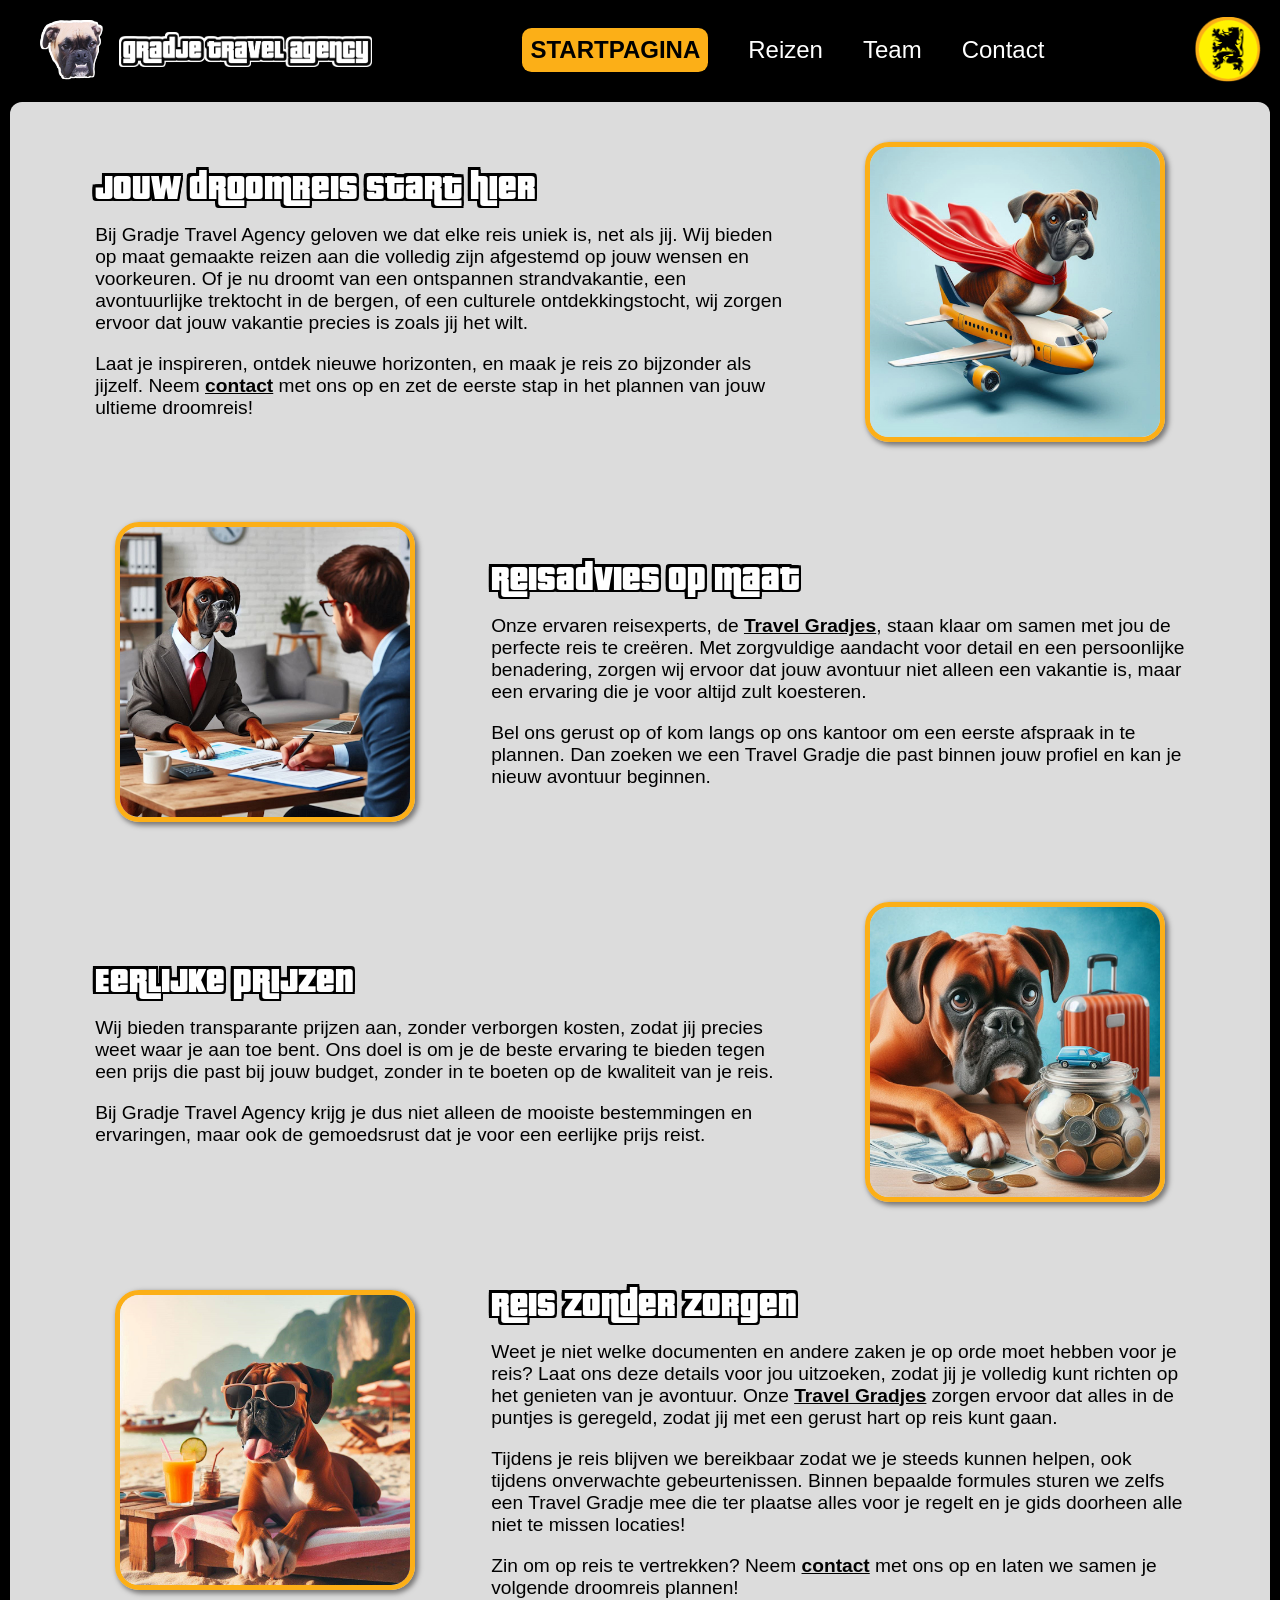
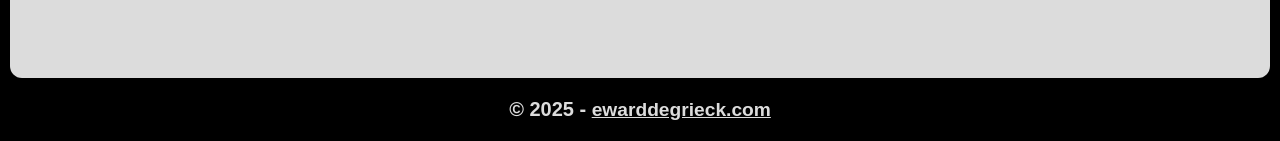
<file: index.html>
<!DOCTYPE html>
<html lang="nl">
<head>
    <meta charset="UTF-8">
    <meta name="viewport" content="width=device-width, initial-scale=1.0">
    <title>Gradje Travel Agency - Startpagina</title>
    <link rel="stylesheet" href="./stylesheet.css">
    <script type="text/javascript" src="./dom.js" defer></script>
</head>
<body>
    <header>
        <div class="website-logo">
            <img class="white-border-small width-65" src="./img/gradje_logo.png" alt="gradje logo">
            <img class="white-border-small width-250" src="./img/gradje_travel_agency.png" alt="gradje travel agency symbool">
        </div>
        <nav>
            <div class="hamburger-menu">
                <span></span>
                <span></span>
                <span></span>
            </div>
            <ul>
                <li class="current-page"><a href="./index.html">Startpagina</a></li>
                <li><a href="./reizen.html">Reizen</a></li>
                <li><a href="./team.html">Team</a></li>
                <li><a href="./contact.html">Contact</a></li>
            </ul>
        </nav>
        <div class="language-option"><a href="./en/index.html"><img class="gold-border-small width-65" src="./img/vlaams.png" alt="vlaamse vlag"></a></div>
    </header>
    <main>
        <div class="center">
            <section class="img-right flex-container">
                <div>
                    <h2>Jouw droomreis start hier</h2>
                    <p>Bij Gradje Travel Agency geloven we dat elke reis uniek is, net als jij. Wij bieden op maat gemaakte reizen aan die volledig zijn afgestemd op jouw wensen en voorkeuren. Of je nu droomt van een ontspannen strandvakantie, een avontuurlijke trektocht in de bergen, of een culturele ontdekkingstocht, wij zorgen ervoor dat jouw vakantie precies is zoals jij het wilt.</p>
                    <p>Laat je inspireren, ontdek nieuwe horizonten, en maak je reis zo bijzonder als jijzelf. Neem <a href="./contact.html">contact</a> met ons op en zet de eerste stap in het plannen van jouw ultieme droomreis!</p>
                </div>
                <figure><img src="./img/boxer_dog_plane.jpg" alt="boxer dog plane"></figure>
            </section>
            <section class="img-left flex-container">
                <figure><img src="./img/boxer_dog_advise.jpg" alt="boxer dog giving advice"></figure>
                <div>
                    <h2>Reisadvies op maat</h2>
                    <p>Onze ervaren reisexperts, de <a href="./team.html">Travel Gradjes</a>, staan klaar om samen met jou de perfecte reis te creëren. Met zorgvuldige aandacht voor detail en een persoonlijke benadering, zorgen wij ervoor dat jouw avontuur niet alleen een vakantie is, maar een ervaring die je voor altijd zult koesteren.</p>
                    <p>Bel ons gerust op of kom langs op ons kantoor om een eerste afspraak in te plannen. Dan zoeken we een Travel Gradje die past binnen jouw profiel en kan je nieuw avontuur beginnen.</p>
                </div>
            </section>
            <section class="img-right flex-container">
                <div>
                    <h2>Eerlijke prijzen</h2>
                    <p>Wij bieden transparante prijzen aan, zonder verborgen kosten, zodat jij precies weet waar je aan toe bent. Ons doel is om je de beste ervaring te bieden tegen een prijs die past bij jouw budget, zonder in te boeten op de kwaliteit van je reis.</p>
                    <p>Bij Gradje Travel Agency krijg je dus niet alleen de mooiste bestemmingen en ervaringen, maar ook de gemoedsrust dat je voor een eerlijke prijs reist.</p>
                </div>
                <figure><img src="./img/boxer_save_money.jpg" alt="boxer dog saving money"></figure>
            </section>
            <section class="img-left flex-container">
                <figure><img src="./img/gradje_chilling.jpg" alt="boxer dog chilling on beach"></figure>
                <div>
                    <h2>Reis zonder zorgen</h2>
                    <p>Weet je niet welke documenten en andere zaken je op orde moet hebben voor je reis? Laat ons deze details voor jou uitzoeken, zodat jij je volledig kunt richten op het genieten van je avontuur. Onze <a href="./team.html">Travel Gradjes</a> zorgen ervoor dat alles in de puntjes is geregeld, zodat jij met een gerust hart op reis kunt gaan.</p>
                    <p>Tijdens je reis blijven we bereikbaar zodat we je steeds kunnen helpen, ook tijdens onverwachte gebeurtenissen. Binnen bepaalde formules sturen we zelfs een Travel Gradje mee die ter plaatse alles voor je regelt en je gids doorheen alle niet te missen locaties!</p>
                    <p>Zin om op reis te vertrekken? Neem <a href="./contact.html">contact</a> met ons op en laten we samen je volgende droomreis plannen!</p>
                </div>
            </section>
        </div>
    </main>
    <footer>
        &copy; 2025 - <a href="https://www.ewarddegrieck.com" target="_blank">ewarddegrieck.com</a>
    </footer>
</body>
</html>
</file>
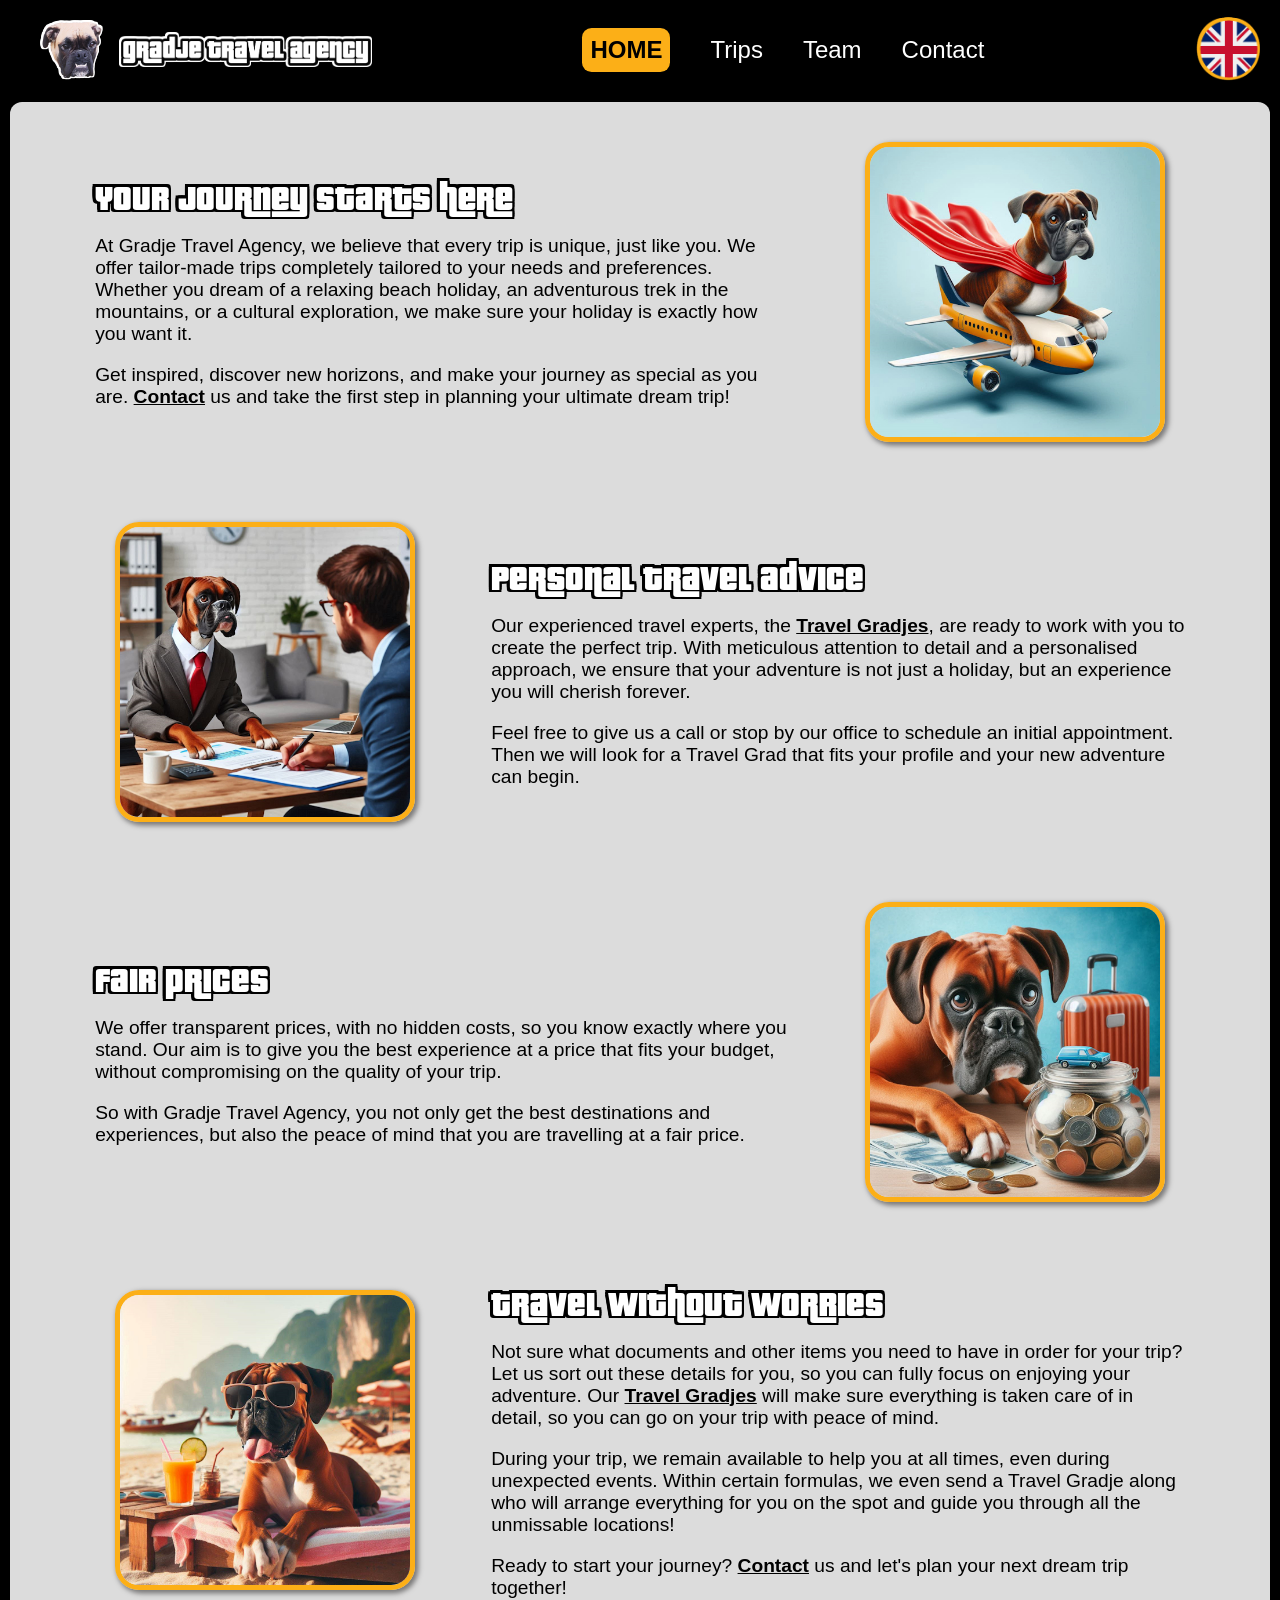
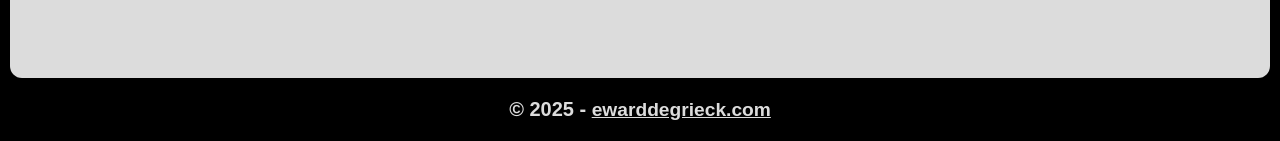
<file: en/index.html>
<!DOCTYPE html>
<html lang="en">
<head>
    <meta charset="UTF-8">
    <meta name="viewport" content="width=device-width, initial-scale=1.0">
    <title>Gradje Travel Agency - Home</title>
    <link rel="stylesheet" href="../stylesheet.css">
    <script type="text/javascript" src="../dom.js" defer></script>
</head>
<body>
    <header>
        <div class="website-logo">
            <img class="white-border-small width-65" src="../img/gradje_logo.png" alt="gradje logo">
            <img class="white-border-small width-250" src="../img/gradje_travel_agency.png" alt="gradje travel agency symbool">
        </div>
        <nav>
            <div class="hamburger-menu">
                <span></span>
                <span></span>
                <span></span>
            </div>
            <ul>
                <li class="current-page"><a href="./index.html">Home</a></li>
                <li><a href="./reizen.html">Trips</a></li>
                <li><a href="./team.html">Team</a></li>
                <li><a href="./contact.html">Contact</a></li>
            </ul>
        </nav>
        <div class="language-option"><a href="../jp/index.html"><img class="gold-border-small width-65" src="../img/english.png" alt="english flag"></a></div>
    </header>
    <main>
        <div class="center">
            <section class="img-right flex-container">
                <div>
                    <h2>Your journey starts here</h2>
                    <p>At Gradje Travel Agency, we believe that every trip is unique, just like you. We offer tailor-made trips completely tailored to your needs and preferences. Whether you dream of a relaxing beach holiday, an adventurous trek in the mountains, or a cultural exploration, we make sure your holiday is exactly how you want it.</p>
                    <p>Get inspired, discover new horizons, and make your journey as special as you are. <a href="./contact.html">Contact</a> us and take the first step in planning your ultimate dream trip!</p>
                </div>
                <figure><img src="../img/boxer_dog_plane.jpg" alt="boxer dog plane"></figure>
            </section>
            <section class="img-left flex-container">
                <figure><img src="../img/boxer_dog_advise.jpg" alt="boxer dog giving advice"></figure>
                <div>
                    <h2>Personal travel advice</h2>
                    <p>Our experienced travel experts, the <a href="./team.html">Travel Gradjes</a>, are ready to work with you to create the perfect trip. With meticulous attention to detail and a personalised approach, we ensure that your adventure is not just a holiday, but an experience you will cherish forever.</p>
                    <p>Feel free to give us a call or stop by our office to schedule an initial appointment. Then we will look for a Travel Grad that fits your profile and your new adventure can begin.</p>
                </div>
            </section>
            <section class="img-right flex-container">
                <div>
                    <h2>Fair prices</h2>
                    <p>We offer transparent prices, with no hidden costs, so you know exactly where you stand. Our aim is to give you the best experience at a price that fits your budget, without compromising on the quality of your trip.</p>
                    <p>So with Gradje Travel Agency, you not only get the best destinations and experiences, but also the peace of mind that you are travelling at a fair price.</p>
                </div>
                <figure><img src="../img/boxer_save_money.jpg" alt="boxer dog saving money"></figure>
            </section>
            <section class="img-left flex-container">
                <figure><img src="../img/gradje_chilling.jpg" alt="boxer dog chilling on beach"></figure>
                <div>
                    <h2>Travel without worries</h2>
                    <p>Not sure what documents and other items you need to have in order for your trip? Let us sort out these details for you, so you can fully focus on enjoying your adventure. Our <a href="./team.html">Travel Gradjes</a> will make sure everything is taken care of in detail, so you can go on your trip with peace of mind.</p>
                    <p>During your trip, we remain available to help you at all times, even during unexpected events. Within certain formulas, we even send a Travel Gradje along who will arrange everything for you on the spot and guide you through all the unmissable locations!</p>
                    <p>Ready to start your journey? <a href="./contact.html">Contact</a> us and let's plan your next dream trip together!</p>
                </div>
            </section>
        </div>
    </main>
    <footer>
        &copy; 2025 - <a href="https://www.ewarddegrieck.com" target="_blank">ewarddegrieck.com</a>
    </footer>
</body>
</html>
</file>
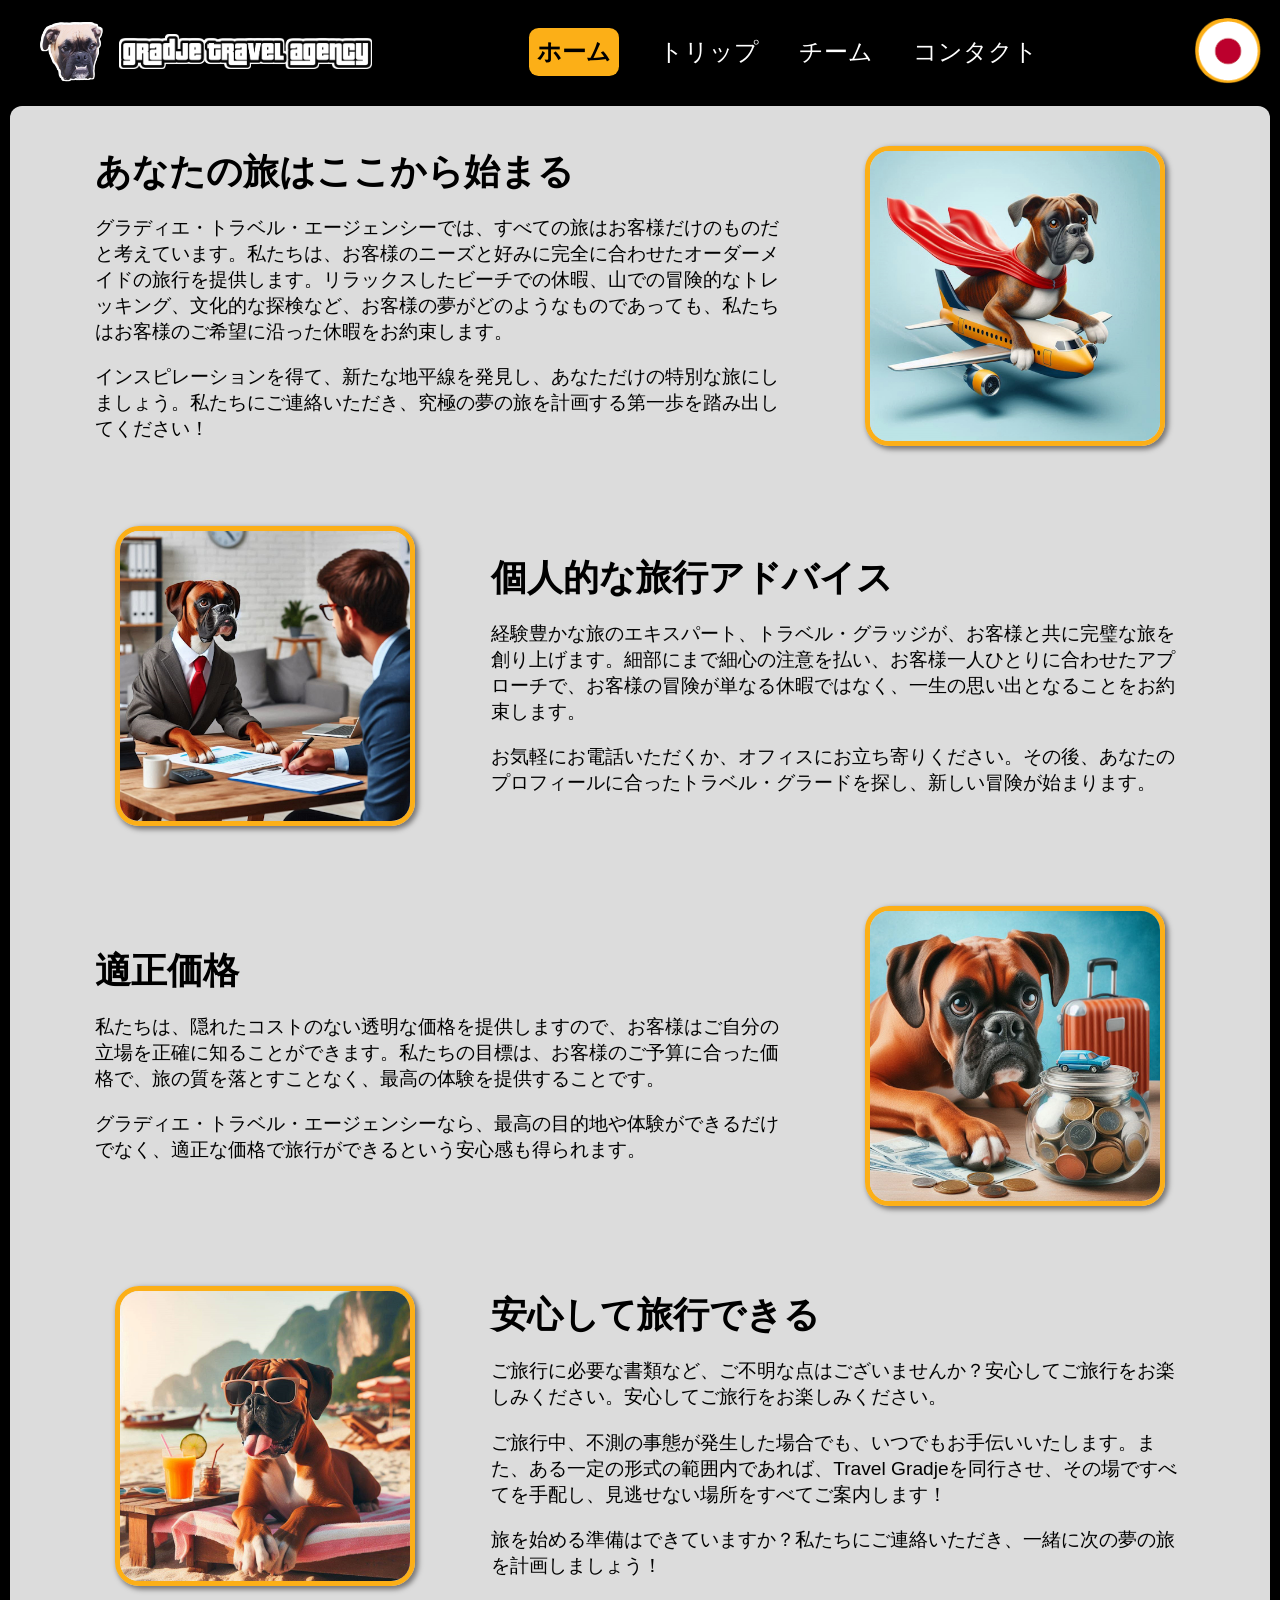
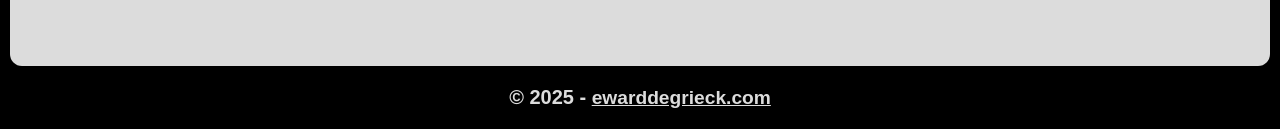
<file: jp/index.html>
<!DOCTYPE html>
<html lang="ja">
<head>
    <meta charset="UTF-8">
    <meta name="viewport" content="width=device-width, initial-scale=1.0">
    <title>Gradje Travel Agency - ホーム</title>
    <link rel="stylesheet" href="../stylesheet.css">
    <script type="text/javascript" src="../dom.js" defer></script>
</head>
<body>
    <header>
        <div class="website-logo">
            <img class="white-border-small width-65" src="../img/gradje_logo.png" alt="gradje logo">
            <img class="white-border-small width-250" src="../img/gradje_travel_agency.png" alt="gradje travel agency symbool">
        </div>
        <nav>
            <div class="hamburger-menu">
                <span></span>
                <span></span>
                <span></span>
            </div>
            <ul>
                <li class="current-page"><a href="./index.html">ホーム</a></li>
                <li><a href="./reizen.html">トリップ</a></li>
                <li><a href="./team.html">チーム</a></li>
                <li><a href="./contact.html">コンタクト</a></li>
            </ul>
        </nav>
        <div class="language-option"><a href="../index.html"><img class="gold-border-small width-65" src="../img/japanese.png" alt="japanese flag"></a></div>
    </header>
    <main class="japanese">
        <div class="center">
            <section class="img-right flex-container">
                <div>
                    <h2>あなたの旅はここから始まる</h2>
                    <p>グラディエ・トラベル・エージェンシーでは、すべての旅はお客様だけのものだと考えています。私たちは、お客様のニーズと好みに完全に合わせたオーダーメイドの旅行を提供します。リラックスしたビーチでの休暇、山での冒険的なトレッキング、文化的な探検など、お客様の夢がどのようなものであっても、私たちはお客様のご希望に沿った休暇をお約束します。</p>
                    <p>インスピレーションを得て、新たな地平線を発見し、あなただけの特別な旅にしましょう。私たちにご連絡いただき、究極の夢の旅を計画する第一歩を踏み出してください！</p>
                </div>
                <figure><img src="../img/boxer_dog_plane.jpg" alt="boxer dog plane"></figure>
            </section>
            <section class="img-left flex-container">
                <figure><img src="../img/boxer_dog_advise.jpg" alt="boxer dog giving advice"></figure>
                <div>
                    <h2>個人的な旅行アドバイス</h2>
                    <p>経験豊かな旅のエキスパート、トラベル・グラッジが、お客様と共に完璧な旅を創り上げます。細部にまで細心の注意を払い、お客様一人ひとりに合わせたアプローチで、お客様の冒険が単なる休暇ではなく、一生の思い出となることをお約束します。</p>
                    <p>お気軽にお電話いただくか、オフィスにお立ち寄りください。その後、あなたのプロフィールに合ったトラベル・グラードを探し、新しい冒険が始まります。</p>
                </div>
            </section>
            <section class="img-right flex-container">
                <div>
                    <h2>適正価格</h2>
                    <p>私たちは、隠れたコストのない透明な価格を提供しますので、お客様はご自分の立場を正確に知ることができます。私たちの目標は、お客様のご予算に合った価格で、旅の質を落とすことなく、最高の体験を提供することです。</p>
                    <p>グラディエ・トラベル・エージェンシーなら、最高の目的地や体験ができるだけでなく、適正な価格で旅行ができるという安心感も得られます。</p>
                </div>
                <figure><img src="../img/boxer_save_money.jpg" alt="boxer dog saving money"></figure>
            </section>
            <section class="img-left flex-container">
                <figure><img src="../img/gradje_chilling.jpg" alt="boxer dog chilling on beach"></figure>
                <div>
                    <h2>安心して旅行できる</h2>
                    <p>ご旅行に必要な書類など、ご不明な点はございませんか？安心してご旅行をお楽しみください。安心してご旅行をお楽しみください。</p>
                    <p>ご旅行中、不測の事態が発生した場合でも、いつでもお手伝いいたします。また、ある一定の形式の範囲内であれば、Travel Gradjeを同行させ、その場ですべてを手配し、見逃せない場所をすべてご案内します！</p>
                    <p>旅を始める準備はできていますか？私たちにご連絡いただき、一緒に次の夢の旅を計画しましょう！</p>
                </div>
            </section>
        </div>
    </main>
    <footer>
        &copy; 2025 - <a href="https://www.ewarddegrieck.com" target="_blank">ewarddegrieck.com</a>
    </footer>
</body>
</html>
</file>
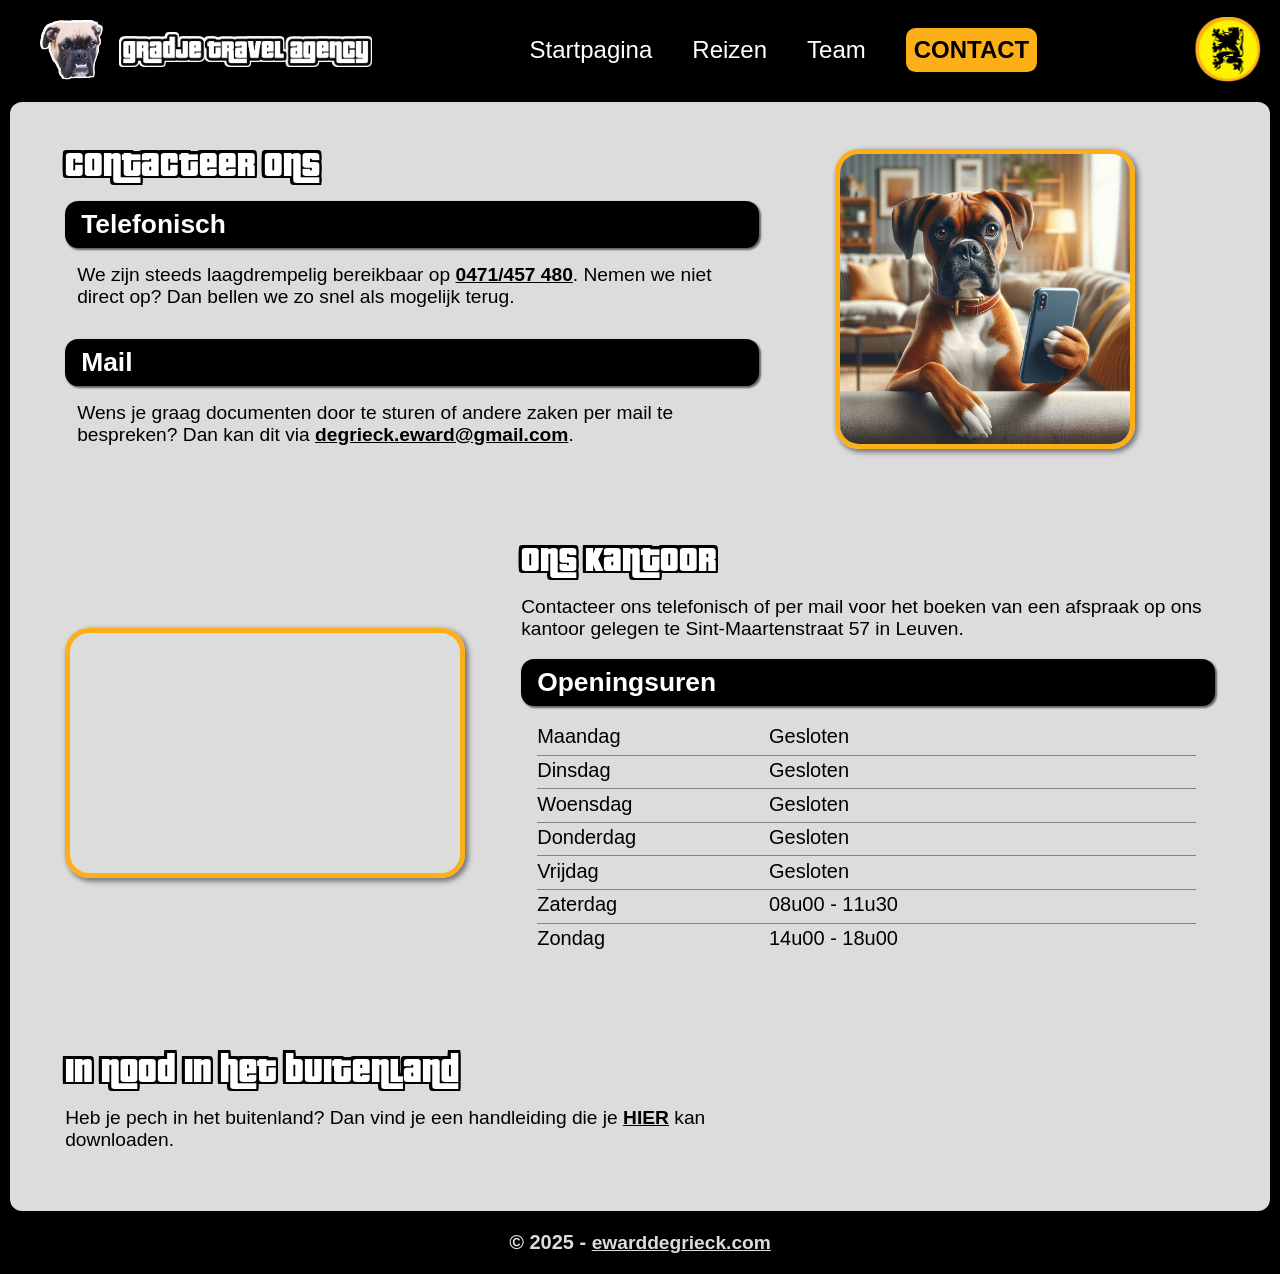
<file: contact.html>
<!DOCTYPE html>
<html lang="nl">
<head>
    <meta charset="UTF-8">
    <meta name="viewport" content="width=device-width, initial-scale=1.0">
    <title>Gradje Travel Agency - Contact</title>
    <link rel="stylesheet" href="./stylesheet.css">
    <script type="text/javascript" src="./dom.js" defer></script>
</head>
<body>
    <header>
        <div class="website-logo">
            <img class="white-border-small width-65" src="./img/gradje_logo.png" alt="gradje logo">
            <img class="white-border-small width-250" src="./img/gradje_travel_agency.png" alt="gradje travel agency symbool">
        </div>
        <nav>
            <div class="hamburger-menu">
                <span></span>
                <span></span>
                <span></span>
            </div>
            <ul>
                <li><a href="./index.html">Startpagina</a></li>
                <li><a href="./reizen.html">Reizen</a></li>
                <li><a href="./team.html">Team</a></li>
                <li class="current-page"><a href="./contact.html">Contact</a></li>
            </ul>
        </nav>
        <div class="language-option"><a href="./en/contact.html"><img class="gold-border-small width-65" src="./img/vlaams.png" alt="vlaamse vlag"></a></div>
    </header>
    <main>
        <div class="center">
            <section class="img-right flex-container">
                <div>
                    <h2>Contacteer ons</h2>
                    <h3>Telefonisch</h3>
                    <p>We zijn steeds laagdrempelig bereikbaar op <a href="tel:0032471457480">0471/457 480</a>. Nemen we niet direct op? Dan bellen we zo snel als mogelijk terug.</p>
                    <h3>Mail</h3>
                    <p>Wens je graag documenten door te sturen of andere zaken per mail te bespreken? Dan kan dit via <a href="mailto:degrieck.eward@gmail.com">degrieck.eward@gmail.com</a>.</p>
                </div>
                <figure><img src="./img/boxer_calling.jpg" alt="boxer dog making phone call"></figure>
            </section>
            <section class="img-left flex-container">
                <iframe src="https://www.google.com/maps/embed?pb=!1m18!1m12!1m3!1d2517.1909702772705!2d4.700713277104334!3d50.883175756111896!2m3!1f0!2f0!3f0!3m2!1i1024!2i768!4f13.1!3m3!1m2!1s0x47c160da78f21c39%3A0x808f565e559fb891!2sSint-Maartenstraat%2057%2C%203000%20Leuven!5e0!3m2!1sen!2sbe!4v1740821397138!5m2!1sen!2sbe" allowfullscreen="" loading="lazy" referrerpolicy="no-referrer-when-downgrade"></iframe>
                <div>
                    <h2>Ons kantoor</h2>
                    <p>Contacteer ons telefonisch of per mail voor het boeken van een afspraak op ons kantoor gelegen te Sint-Maartenstraat 57 in Leuven.</p>
                    <h3>Openingsuren</h2>
                    <table>
                        <tr>
                            <td>Maandag</td>
                            <td>Gesloten</td>
                        </tr>
                        <tr>
                            <td>Dinsdag</td>
                            <td>Gesloten</td>
                        </tr>
                        <tr>
                            <td>Woensdag</td>
                            <td>Gesloten</td>
                        </tr>
                        <tr>
                            <td>Donderdag</td>
                            <td>Gesloten</td>
                        </tr>
                        <tr>
                            <td>Vrijdag</td>
                            <td>Gesloten</td>
                        </tr>
                        <tr>
                            <td>Zaterdag</td>
                            <td>08u00 - 11u30</td>
                        </tr>
                        <tr>
                            <td>Zondag</td>
                            <td>14u00 - 18u00</td>
                        </tr>
                    </table>
                </div>
            </section>
            <section>
                <h2>In nood in het buitenland</h2>
                <p>Heb je pech in het buitenland? Dan vind je een handleiding die je <a href="./img/nood_in_buitenland.jpg" download>HIER</a> kan downloaden.</p>
            </section>
        </div>
    </main>
    <footer>
        &copy; 2025 - <a href="https://www.ewarddegrieck.com" target="_blank">ewarddegrieck.com</a>
    </footer>
</body>
</html>
</file>
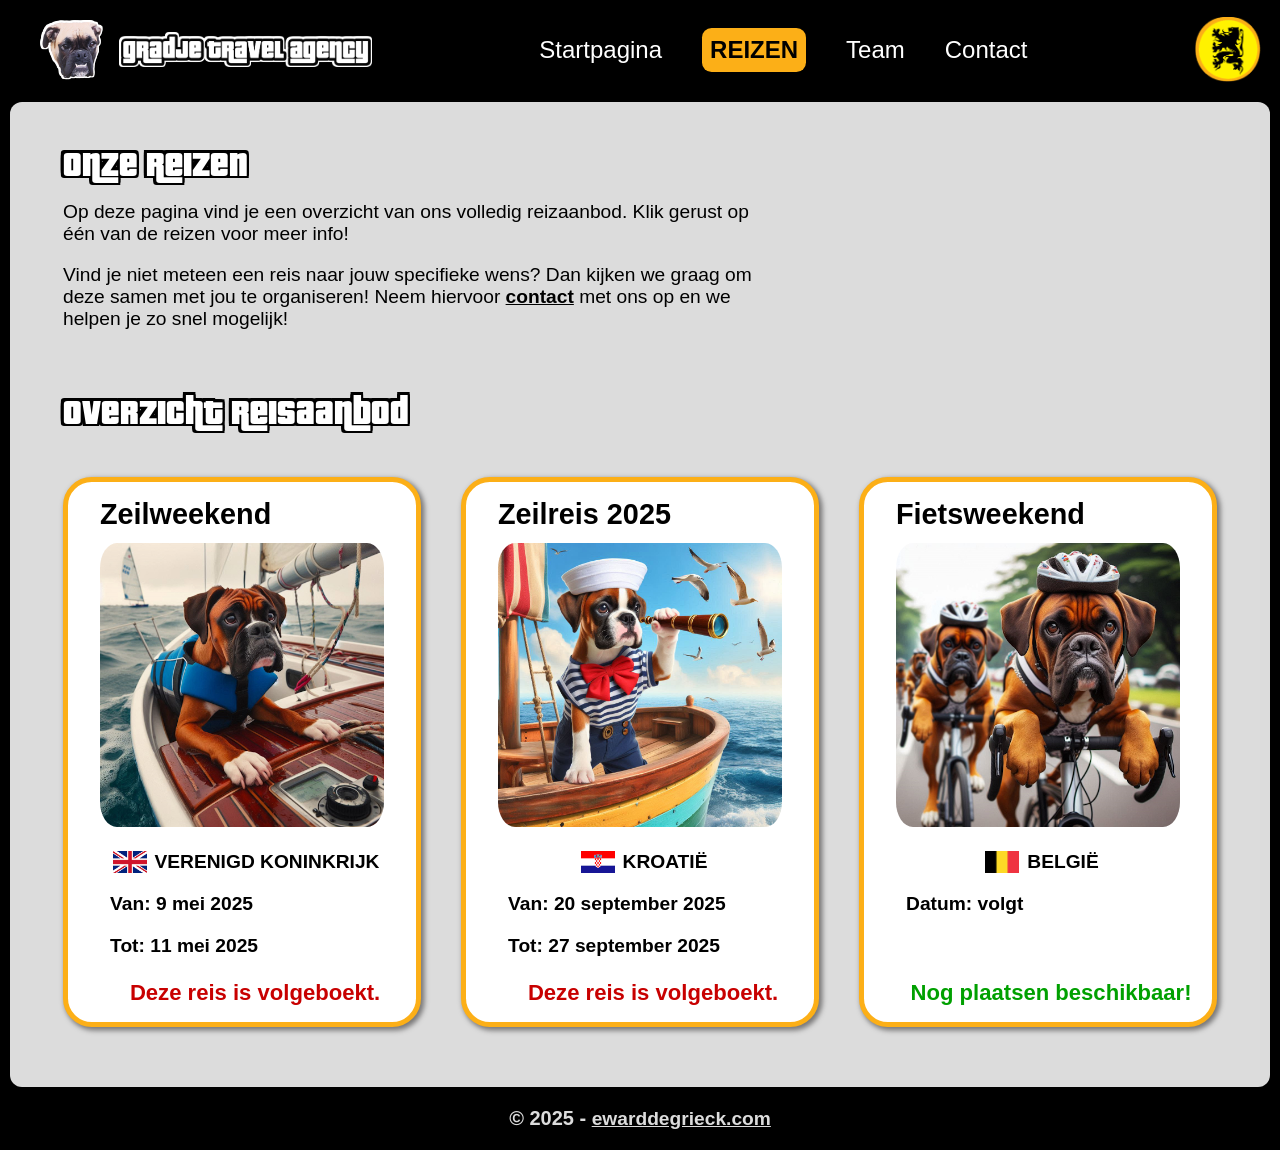
<file: reizen.html>
<!DOCTYPE html>
<html lang="nl">
<head>
    <meta charset="UTF-8">
    <meta name="viewport" content="width=device-width, initial-scale=1.0">
    <title>Gradje Travel Agency - Reizen</title>
    <link rel="stylesheet" href="./stylesheet.css">
    <link rel="stylesheet" href="./style-travel-grid.css">
    <script type="text/javascript" src="./dom.js" defer></script>
    <script type="text/javascript" src="./reizen.js" defer></script>
</head>
<body>
    <header>
        <div class="website-logo">
            <img class="white-border-small width-65" src="./img/gradje_logo.png" alt="gradje logo">
            <img class="white-border-small width-250" src="./img/gradje_travel_agency.png" alt="gradje travel agency symbool">
        </div>
        <nav>
            <div class="hamburger-menu">
                <span></span>
                <span></span>
                <span></span>
            </div>
            <ul>
                <li><a href="./index.html">Startpagina</a></li>
                <li class="current-page"><a href="./reizen.html">Reizen</a></li>
                <li><a href="./team.html">Team</a></li>
                <li><a href="./contact.html">Contact</a></li>
            </ul>
        </nav>
        <div class="language-option"><a href="./en/reizen.html"><img class="gold-border-small width-65" src="./img/vlaams.png" alt="vlaamse vlag"></a></div>
    </header>
    <main>
        <div class="center">
            <section>
                <h2>Onze reizen</h2>
                <p>Op deze pagina vind je een overzicht van ons volledig reizaanbod. Klik gerust op één van de reizen voor meer info!</p>
                <p>Vind je niet meteen een reis naar jouw specifieke wens? Dan kijken we graag om deze samen met jou te organiseren! Neem hiervoor <a href="./contact.html">contact</a> met ons op en we helpen je zo snel mogelijk!</p>
            </section>
            <section>
                <h2>Overzicht reisaanbod</h2>
                <div class="travel-grid"></div>            
            </section>
        </div>
    </main>
    <footer>
        &copy; 2025 - <a href="https://www.ewarddegrieck.com" target="_blank">ewarddegrieck.com</a>
    </footer>
</body>
</html>
</file>
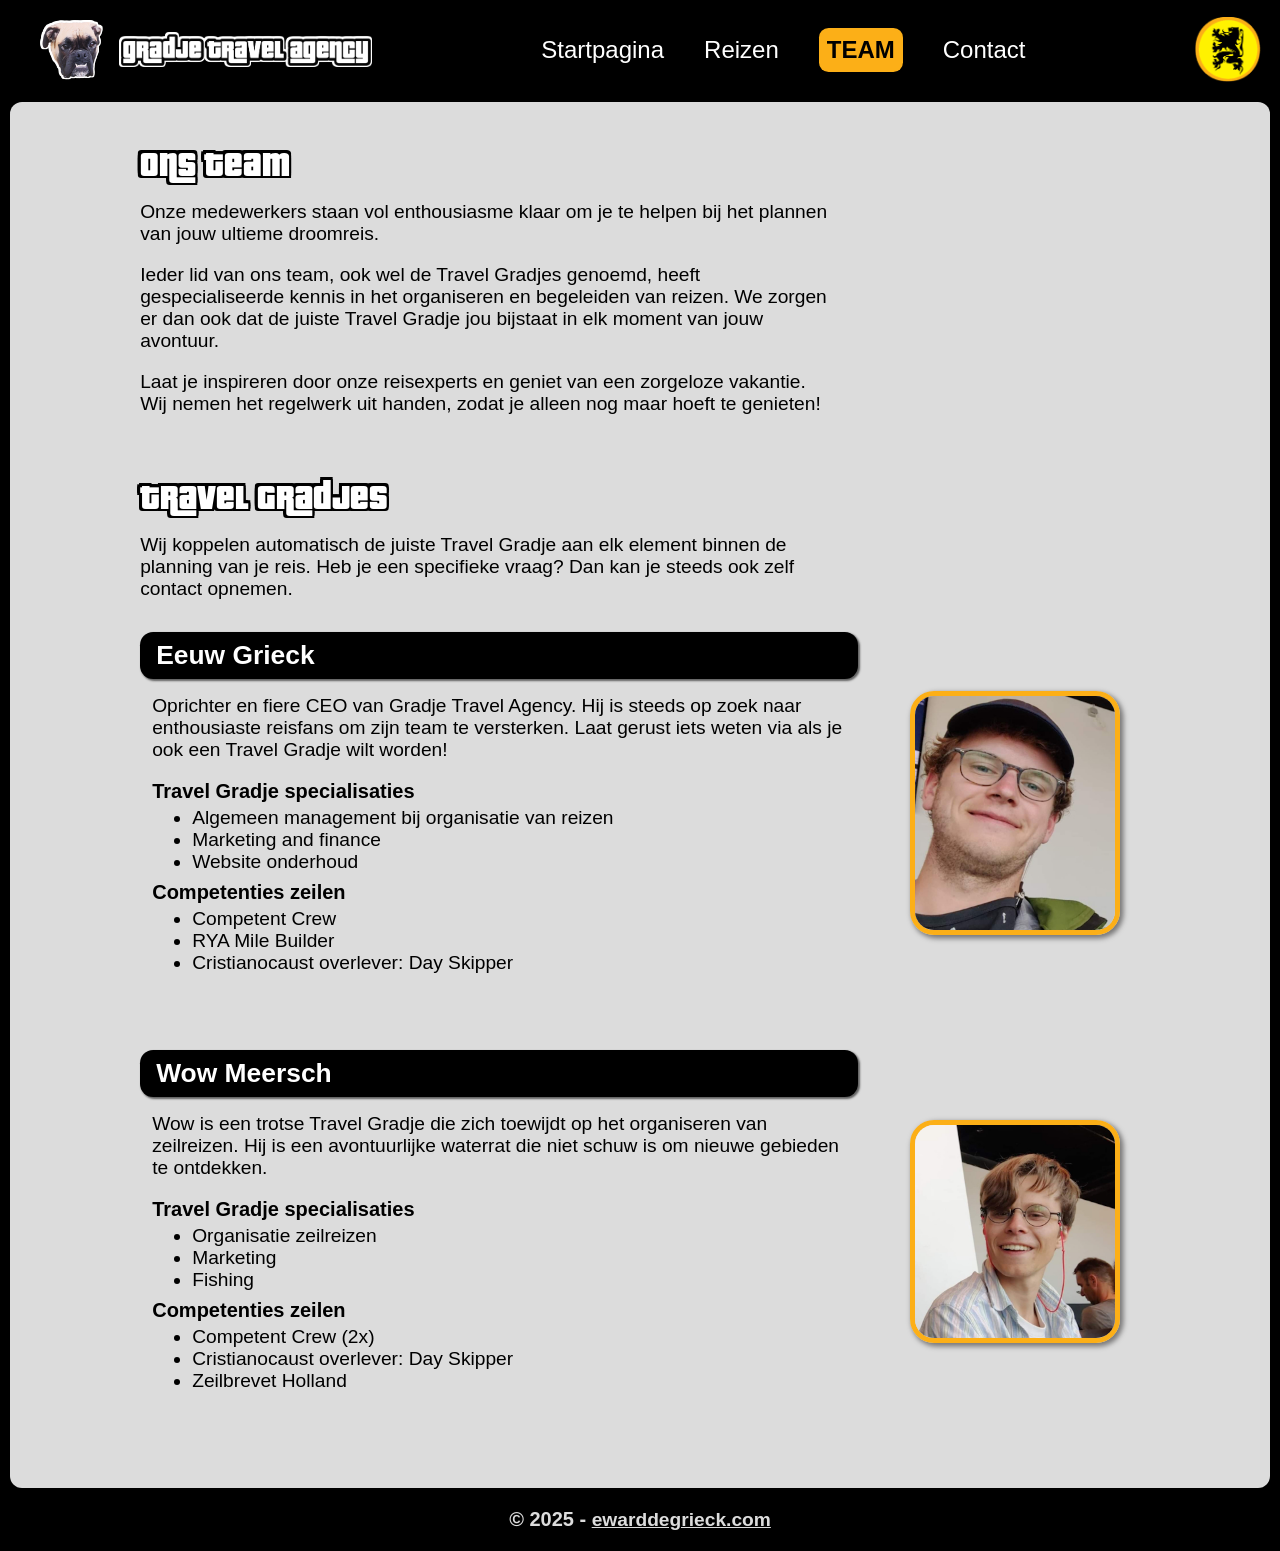
<file: team.html>
<!DOCTYPE html>
<html lang="nl">
<head>
    <meta charset="UTF-8">
    <meta name="viewport" content="width=device-width, initial-scale=1.0">
    <title>Gradje Travel Agency - Team</title>
    <link rel="stylesheet" href="./stylesheet.css">
    <script type="text/javascript" src="./dom.js" defer></script>
</head>
<body>
    <header>
        <div class="website-logo">
            <img class="white-border-small width-65" src="./img/gradje_logo.png" alt="gradje logo">
            <img class="white-border-small width-250" src="./img/gradje_travel_agency.png" alt="gradje travel agency symbool">
        </div>
        <nav>
            <div class="hamburger-menu">
                <span></span>
                <span></span>
                <span></span>
            </div>
            <ul>
                <li><a href="./index.html">Startpagina</a></li>
                <li><a href="./reizen.html">Reizen</a></li>
                <li class="current-page"><a href="./team.html">Team</a></li>
                <li><a href="./contact.html">Contact</a></li>
            </ul>
        </nav>
        <div class="language-option"><a href="./en/team.html"><img class="gold-border-small width-65" src="./img/vlaams.png" alt="vlaamse vlag"></a></div>
    </header>
    <main>
        <div class="center">
            <section>
                <h2>Ons team</h2>
                <p>Onze medewerkers staan vol enthousiasme klaar om je te helpen bij het plannen van jouw ultieme droomreis.</p>
                <p>Ieder lid van ons team, ook wel de Travel Gradjes genoemd, heeft gespecialiseerde kennis in het organiseren en begeleiden van reizen. We zorgen er dan ook dat de juiste Travel Gradje jou bijstaat in elk moment van jouw avontuur.</p>
                <p>Laat je inspireren door onze reisexperts en geniet van een zorgeloze vakantie. Wij nemen het regelwerk uit handen, zodat je alleen nog maar hoeft te genieten!</p>
            </section>
            <section>
                <h2>Travel Gradjes</h2>
                <p>Wij koppelen automatisch de juiste Travel Gradje aan elk element binnen de planning van je reis. Heb je een specifieke vraag? Dan kan je steeds ook zelf contact opnemen.</p>
                <article class="employee-info">
                    <div>
                        <h3>Eeuw Grieck</h3>
                        <div>
                            <p>Oprichter en fiere CEO van Gradje Travel Agency. Hij is steeds op zoek naar enthousiaste reisfans om zijn team te versterken. Laat gerust iets weten via <a href="./contact.html"></a> als je ook een Travel Gradje wilt worden!</p>
                            <h4>Travel Gradje specialisaties</h4>
                            <ul>
                                <li>Algemeen management bij organisatie van reizen</li>
                                <li>Marketing and finance</li>
                                <li>Website onderhoud</li>
                            </ul>
                            <h4>Competenties zeilen</h4>
                            <ul>
                                <li>Competent Crew</li>
                                <li>RYA Mile Builder</li>
                                <li>Cristianocaust overlever: Day Skipper</li>
                            </ul>
                        </div>
                    </div>
                    <figure><img src="./img/photo_eeuw.jpg" alt="photo Eeuw Grieck"></figure>
                </article>
                <article class="employee-info">
                    <div>
                        <h3>Wow Meersch</h3>
                        <div>
                            <p>Wow is een trotse Travel Gradje die zich toewijdt op het organiseren van zeilreizen. Hij is een avontuurlijke waterrat die niet schuw is om nieuwe gebieden te ontdekken. </p>
                            <h4>Travel Gradje specialisaties</h4>
                            <ul>
                                <li>Organisatie zeilreizen</li>
                                <li>Marketing</li>
                                <li>Fishing</li>
                            </ul>
                            <h4>Competenties zeilen</h4>
                            <ul>
                                <li>Competent Crew (2x)</li>
                                <li>Cristianocaust overlever: Day Skipper</li>
                                <li>Zeilbrevet Holland</li>
                            </ul>
                        </div>
                    </div>
                    <figure><img src="./img/photo_wow.jpg" alt="photo Wow Meersch"></figure>
                </article>
            </section>
        </div>
    </main>
    <footer>
        &copy; 2025 - <a href="https://www.ewarddegrieck.com" target="_blank">ewarddegrieck.com</a>
    </footer>
</body>
</html>
</file>
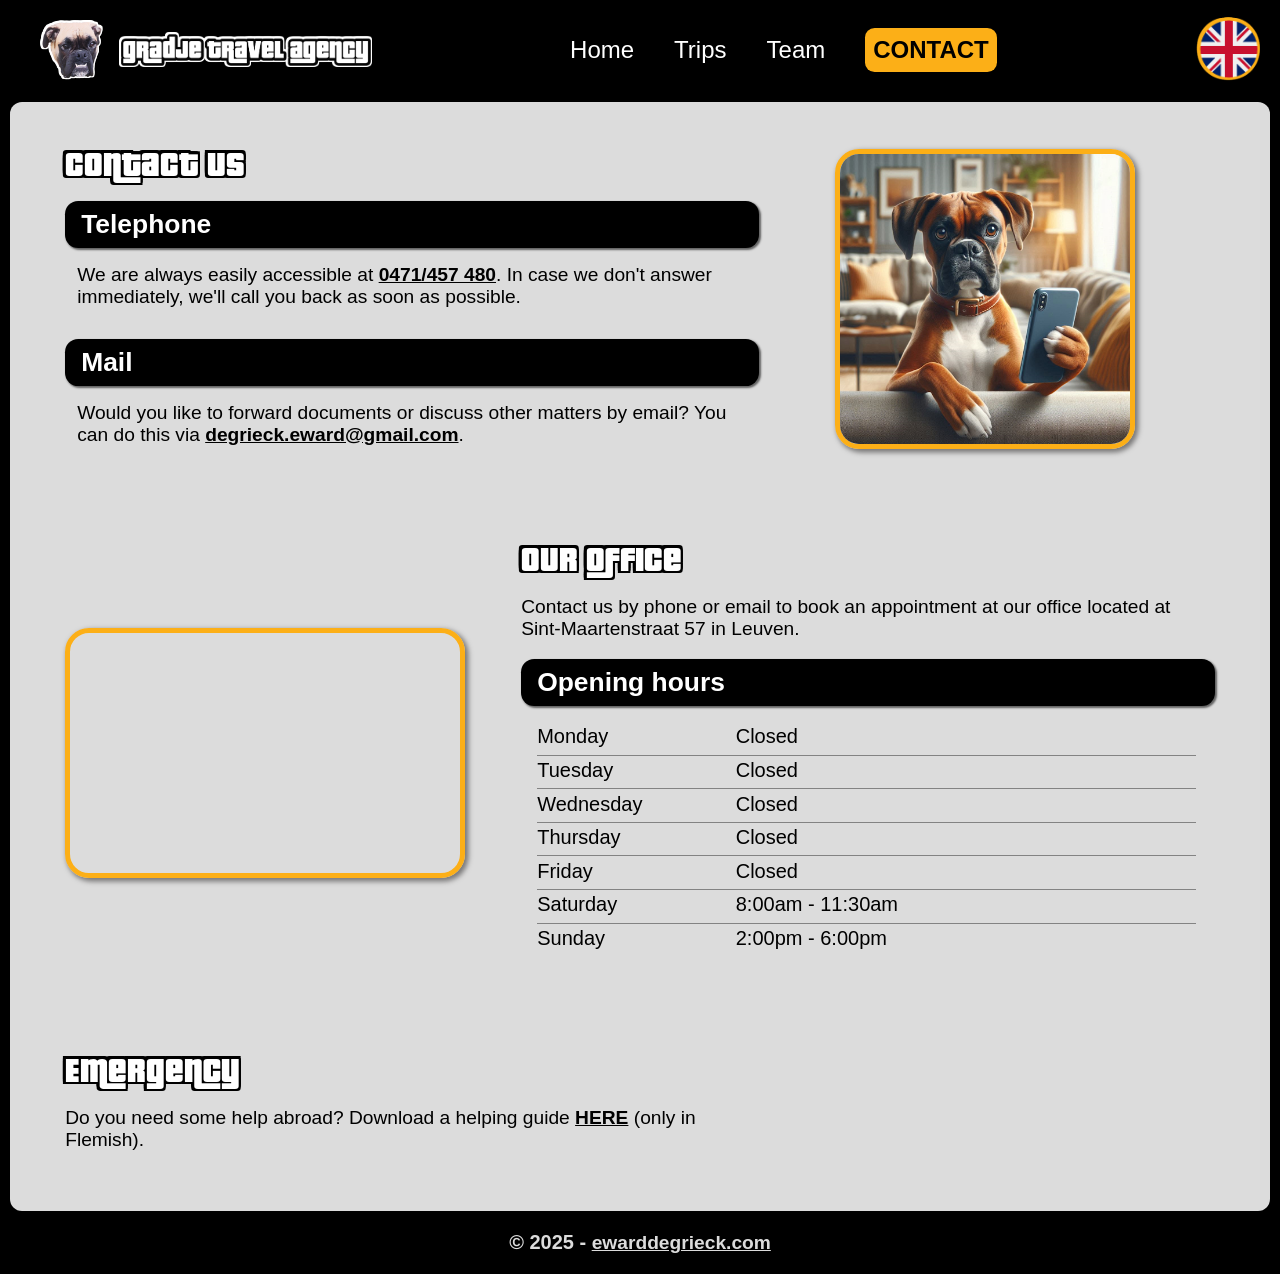
<file: en/contact.html>
<!DOCTYPE html>
<html lang="en">
<head>
    <meta charset="UTF-8">
    <meta name="viewport" content="width=device-width, initial-scale=1.0">
    <title>Gradje Travel Agency - Contact</title>
    <link rel="stylesheet" href="../stylesheet.css">
    <script type="text/javascript" src="../dom.js" defer></script>
</head>
<body>
    <header>
        <div class="website-logo">
            <img class="white-border-small width-65" src="../img/gradje_logo.png" alt="gradje logo">
            <img class="white-border-small width-250" src="../img/gradje_travel_agency.png" alt="gradje travel agency symbool">
        </div>
        <nav>
            <div class="hamburger-menu">
                <span></span>
                <span></span>
                <span></span>
            </div>
            <ul>
                <li><a href="./index.html">Home</a></li>
                <li><a href="./reizen.html">Trips</a></li>
                <li><a href="./team.html">Team</a></li>
                <li class="current-page"><a href="./contact.html">Contact</a></li>
            </ul>
        </nav>
        <div class="language-option"><a href="../jp/contact.html"><img class="gold-border-small width-65" src="../img/english.png" alt="english flag"></a></div>
    </header>
    <main>
        <div class="center">
            <section class="img-right flex-container">
                <div>
                    <h2>Contact us</h2>
                    <h3>Telephone</h3>
                    <p>We are always easily accessible at <a href="tel:0032471457480">0471/457 480</a>. In case we don't answer immediately, we'll call you back as soon as possible.</p>
                    <h3>Mail</h3>
                    <p>Would you like to forward documents or discuss other matters by email? You can do this via <a href="mailto:degrieck.eward@gmail.com">degrieck.eward@gmail.com</a>.</p>
                </div>
                <figure><img src="../img/boxer_calling.jpg" alt="boxer dog making phone call"></figure>
            </section>
            <section class="img-left flex-container">
                <iframe src="https://www.google.com/maps/embed?pb=!1m18!1m12!1m3!1d2517.1909702772705!2d4.700713277104334!3d50.883175756111896!2m3!1f0!2f0!3f0!3m2!1i1024!2i768!4f13.1!3m3!1m2!1s0x47c160da78f21c39%3A0x808f565e559fb891!2sSint-Maartenstraat%2057%2C%203000%20Leuven!5e0!3m2!1sen!2sbe!4v1740821397138!5m2!1sen!2sbe" allowfullscreen="" loading="lazy" referrerpolicy="no-referrer-when-downgrade"></iframe>
                <div>
                    <h2>Our office</h2>
                    <p>Contact us by phone or email to book an appointment at our office located at Sint-Maartenstraat 57 in Leuven.</p>
                    <h3>Opening hours</h2>
                    <table>
                        <tr>
                            <td>Monday</td>
                            <td>Closed</td>
                        </tr>
                        <tr>
                            <td>Tuesday</td>
                            <td>Closed</td>
                        </tr>
                        <tr>
                            <td>Wednesday</td>
                            <td>Closed</td>
                        </tr>
                        <tr>
                            <td>Thursday</td>
                            <td>Closed</td>
                        </tr>
                        <tr>
                            <td>Friday</td>
                            <td>Closed</td>
                        </tr>
                        <tr>
                            <td>Saturday</td>
                            <td>8:00am - 11:30am</td>
                        </tr>
                        <tr>
                            <td>Sunday</td>
                            <td>2:00pm - 6:00pm</td>
                        </tr>
                    </table>
                </div>
            </section>
            <section>
                <h2>Emergency</h2>
                <p>Do you need some help abroad? Download a helping guide <a href="./img/nood_in_buitenland.jpg" download>HERE</a> (only in Flemish).</p>
            </section>
        </div>
    </main>
    <footer>
        &copy; 2025 - <a href="https://www.ewarddegrieck.com" target="_blank">ewarddegrieck.com</a>
    </footer>
</body>
</html>
</file>
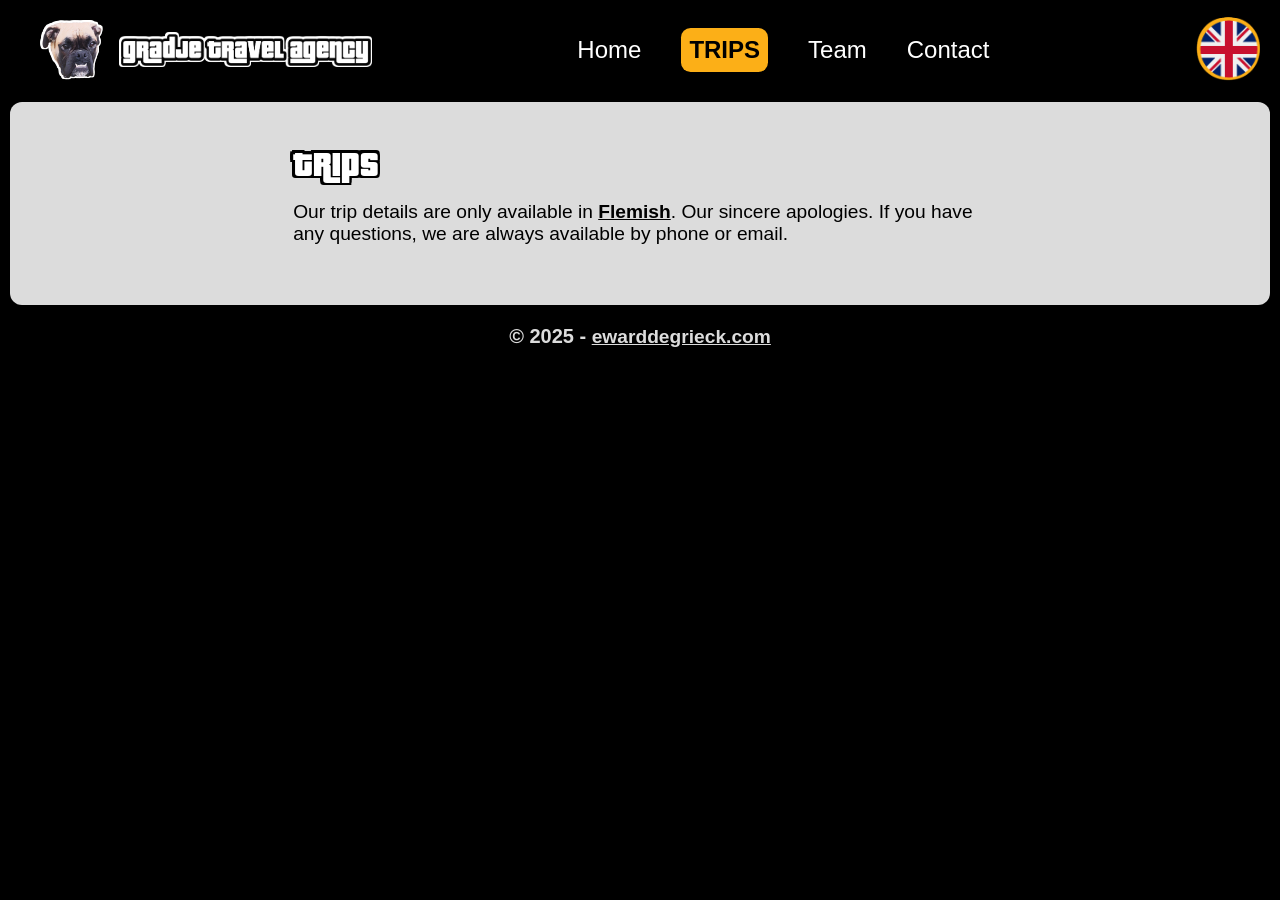
<file: en/reizen.html>
<!DOCTYPE html>
<html lang="en">
<head>
    <meta charset="UTF-8">
    <meta name="viewport" content="width=device-width, initial-scale=1.0">
    <title>Gradje Travel Agency - Contact</title>
    <link rel="stylesheet" href="../stylesheet.css">
    <script type="text/javascript" src="../dom.js" defer></script>
</head>
<body>
    <header>
        <div class="website-logo">
            <img class="white-border-small width-65" src="../img/gradje_logo.png" alt="gradje logo">
            <img class="white-border-small width-250" src="../img/gradje_travel_agency.png" alt="gradje travel agency symbool">
        </div>
        <nav>
            <div class="hamburger-menu">
                <span></span>
                <span></span>
                <span></span>
            </div>
            <ul>
                <li><a href="./index.html">Home</a></li>
                <li class="current-page"><a href="./reizen.html">Trips</a></li>
                <li><a href="./team.html">Team</a></li>
                <li><a href="./contact.html">Contact</a></li>
            </ul>
        </nav>
        <div class="language-option"><a href="../jp/reizen.html"><img class="gold-border-small width-65" src="../img/english.png" alt="english flag"></a></div>
    </header>
    <main>
        <div class="center">
            <section>
                <h2>Trips</h2>
                <p>Our trip details are only available in <a href="../reizen.html">Flemish</a>. Our sincere apologies. If you have any questions, we are always available by phone or email.</p>
            </section>
        </div>
    </main>
    <footer>
        &copy; 2025 - <a href="https://www.ewarddegrieck.com" target="_blank">ewarddegrieck.com</a>
    </footer>
</body>
</html>
</file>
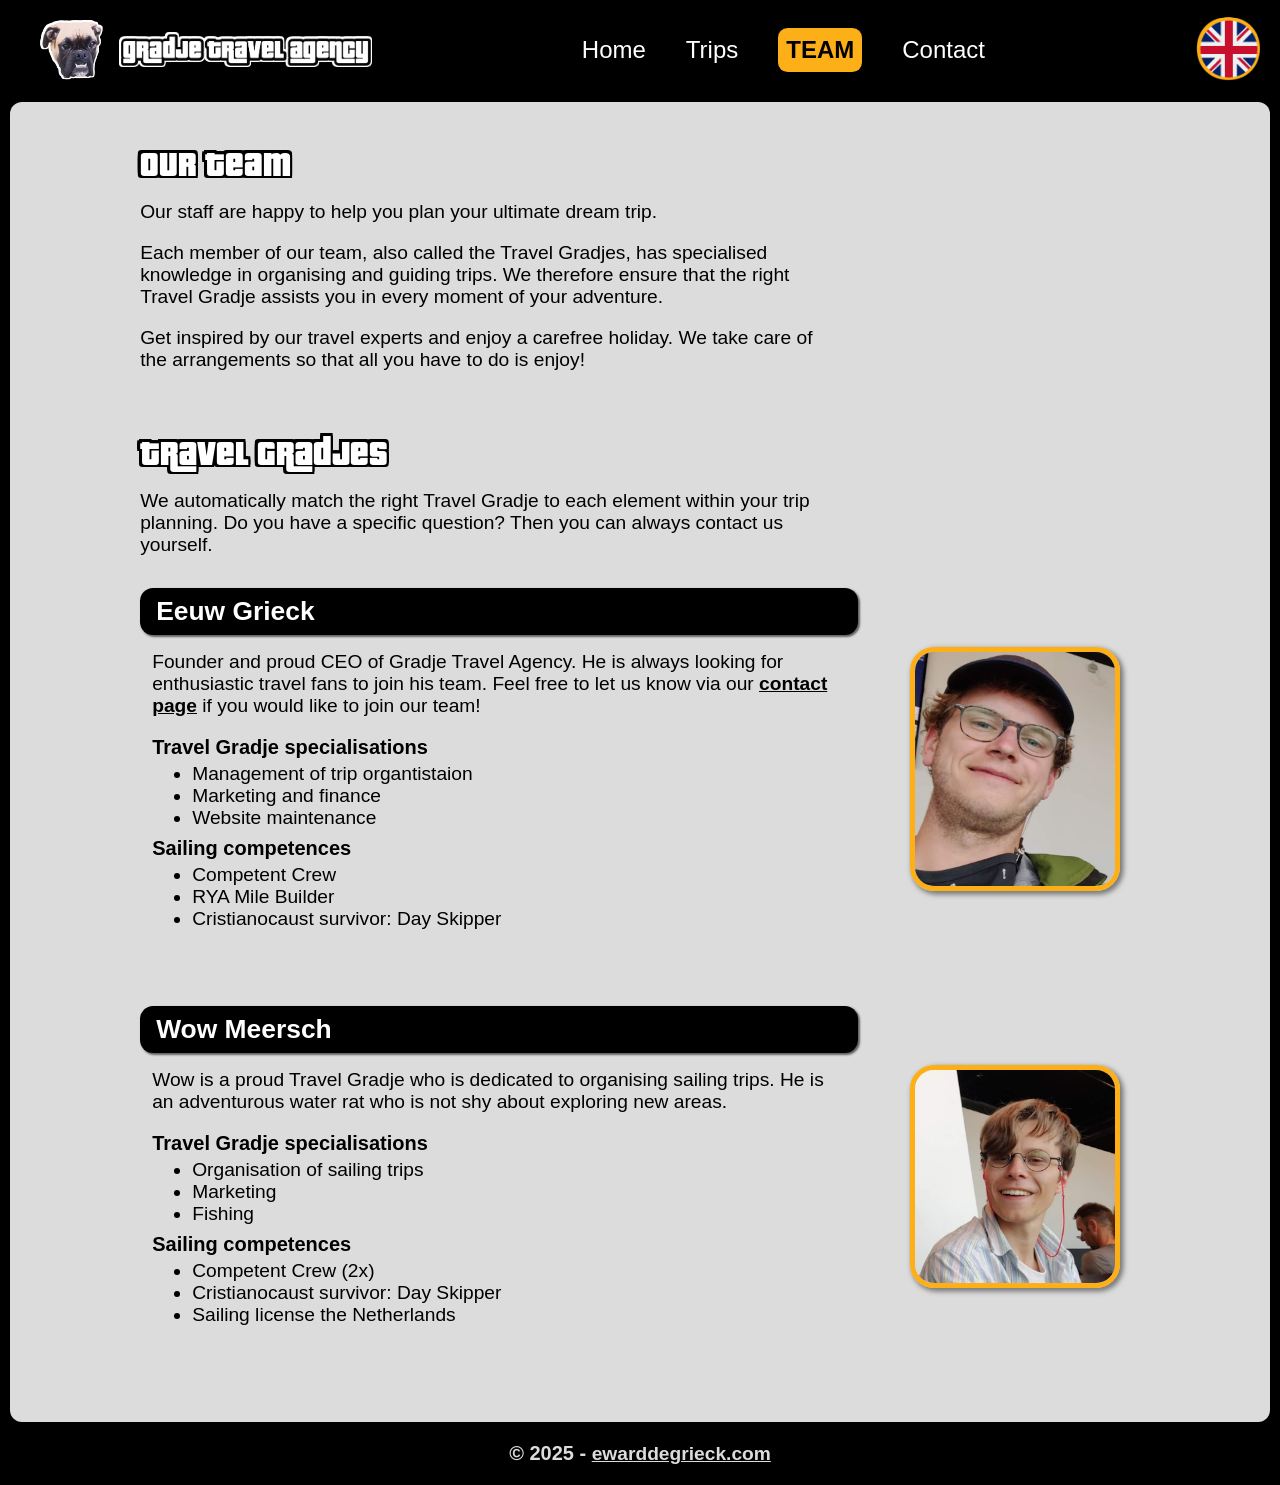
<file: en/team.html>
<!DOCTYPE html>
<html lang="en">
<head>
    <meta charset="UTF-8">
    <meta name="viewport" content="width=device-width, initial-scale=1.0">
    <title>Gradje Travel Agency - Contact</title>
    <link rel="stylesheet" href="../stylesheet.css">
    <script type="text/javascript" src="../dom.js" defer></script>
</head>
<body>
    <header>
        <div class="website-logo">
            <img class="white-border-small width-65" src="../img/gradje_logo.png" alt="gradje logo">
            <img class="white-border-small width-250" src="../img/gradje_travel_agency.png" alt="gradje travel agency symbool">
        </div>
        <nav>
            <div class="hamburger-menu">
                <span></span>
                <span></span>
                <span></span>
            </div>
            <ul>
                <li><a href="./index.html">Home</a></li>
                <li><a href="./reizen.html">Trips</a></li>
                <li class="current-page"><a href="./team.html">Team</a></li>
                <li><a href="./contact.html">Contact</a></li>
            </ul>
        </nav>
        <div class="language-option"><a href="../jp/team.html"><img class="gold-border-small width-65" src="../img/english.png" alt="english flag"></a></div>
    </header>
    <main>
        <div class="center">
            <section>
                <h2>Our team</h2>
                <p>Our staff are happy to help you plan your ultimate dream trip.</p>
                <p>Each member of our team, also called the Travel Gradjes, has specialised knowledge in organising and guiding trips. We therefore ensure that the right Travel Gradje assists you in every moment of your adventure.</p>
                <p>Get inspired by our travel experts and enjoy a carefree holiday. We take care of the arrangements so that all you have to do is enjoy!</p>
            </section>
            <section>
                <h2>Travel Gradjes</h2>
                <p>We automatically match the right Travel Gradje to each element within your trip planning. Do you have a specific question? Then you can always contact us yourself.</p>
                <article class="employee-info">
                    <div>
                        <h3>Eeuw Grieck</h3>
                        <div>
                            <p>Founder and proud CEO of Gradje Travel Agency. He is always looking for enthusiastic travel fans to join his team. Feel free to let us know via our <a href="./contact.html">contact page</a> if you would like to join our team!</p>
                            <h4>Travel Gradje specialisations</h4>
                            <ul>
                                <li>Management of trip organtistaion</li>
                                <li>Marketing and finance</li>
                                <li>Website maintenance</li>
                            </ul>
                            <h4>Sailing competences</h4>
                            <ul>
                                <li>Competent Crew</li>
                                <li>RYA Mile Builder</li>
                                <li>Cristianocaust survivor: Day Skipper</li>
                            </ul>
                        </div>
                    </div>
                    <figure><img src="../img/photo_eeuw.jpg" alt="photo Eeuw Grieck"></figure>
                </article>
                <article class="employee-info">
                    <div>
                        <h3>Wow Meersch</h3>
                        <div>
                            <p>Wow is a proud Travel Gradje who is dedicated to organising sailing trips. He is an adventurous water rat who is not shy about exploring new areas.</p>
                            <h4>Travel Gradje specialisations</h4>
                            <ul>
                                <li>Organisation of sailing trips</li>
                                <li>Marketing</li>
                                <li>Fishing</li>
                            </ul>
                            <h4>Sailing competences</h4>
                            <ul>
                                <li>Competent Crew (2x)</li>
                                <li>Cristianocaust survivor: Day Skipper</li>
                                <li>Sailing license the Netherlands</li>
                            </ul>
                        </div>
                    </div>
                    <figure><img src="../img/photo_wow.jpg" alt="photo Wow Meersch"></figure>
                </article>
            </section>
        </div>
    </main>
    <footer>
        &copy; 2025 - <a href="https://www.ewarddegrieck.com" target="_blank">ewarddegrieck.com</a>
    </footer>
</body>
</html>
</file>
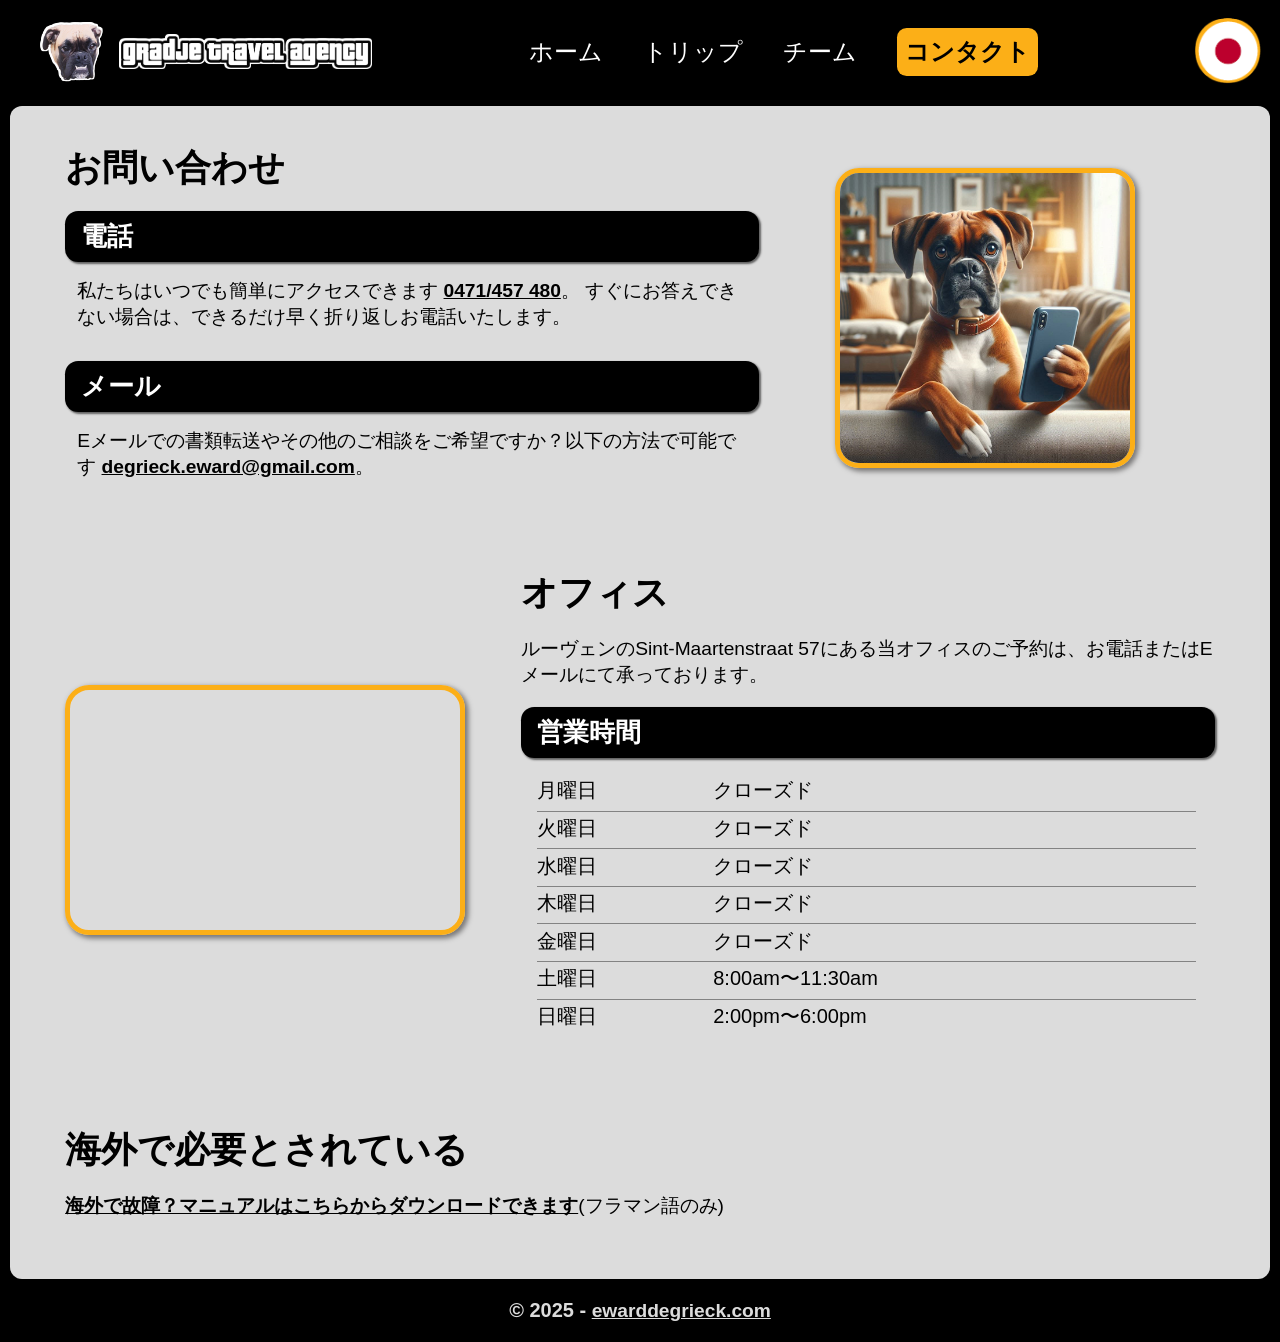
<file: jp/contact.html>
<!DOCTYPE html>
<html lang="ja">
<head>
    <meta charset="UTF-8">
    <meta name="viewport" content="width=device-width, initial-scale=1.0">
    <title>Gradje Travel Agency - コンタクト</title>
    <link rel="stylesheet" href="../stylesheet.css">
    <script type="text/javascript" src="../dom.js" defer></script>
</head>
<body>
    <header>
        <div class="website-logo">
            <img class="white-border-small width-65" src="../img/gradje_logo.png" alt="gradje logo">
            <img class="white-border-small width-250" src="../img/gradje_travel_agency.png" alt="gradje travel agency symbool">
        </div>
        <nav>
            <div class="hamburger-menu">
                <span></span>
                <span></span>
                <span></span>
            </div>
            <ul>
                <li><a href="./index.html">ホーム</a></li>
                <li><a href="./reizen.html">トリップ</a></li>
                <li><a href="./team.html">チーム</a></li>
                <li class="current-page"><a href="./contact.html">コンタクト</a></li>
            </ul>
        </nav>
        <div class="language-option"><a href="../contact.html"><img class="gold-border-small width-65" src="../img/japanese.png" alt="japanese flag"></a></div>
    </header>
    <main class="japanese">
        <div class="center">
            <section class="img-right flex-container">
                <div>
                    <h2>お問い合わせ</h2>
                    <h3>電話</h3>
                    <p>私たちはいつでも簡単にアクセスできます <a href="tel:0032471457480">0471/457 480</a>。 すぐにお答えできない場合は、できるだけ早く折り返しお電話いたします。</p>
                    <h3>メール</h3>
                    <p>Eメールでの書類転送やその他のご相談をご希望ですか？以下の方法で可能です <a href="mailto:degrieck.eward@gmail.com">degrieck.eward@gmail.com</a>。</p>
                </div>
                <figure><img src="../img/boxer_calling.jpg" alt="boxer dog making phone call"></figure>
            </section>
            <section class="img-left flex-container">
                <iframe src="https://www.google.com/maps/embed?pb=!1m18!1m12!1m3!1d2517.1909702772705!2d4.700713277104334!3d50.883175756111896!2m3!1f0!2f0!3f0!3m2!1i1024!2i768!4f13.1!3m3!1m2!1s0x47c160da78f21c39%3A0x808f565e559fb891!2sSint-Maartenstraat%2057%2C%203000%20Leuven!5e0!3m2!1sen!2sbe!4v1740821397138!5m2!1sen!2sbe" allowfullscreen="" loading="lazy" referrerpolicy="no-referrer-when-downgrade"></iframe>
                <div>
                    <h2>オフィス</h2>
                    <p>ルーヴェンのSint-Maartenstraat 57にある当オフィスのご予約は、お電話またはEメールにて承っております。</p>
                    <h3>営業時間</h2>
                    <table>
                        <tr>
                            <td>月曜日</td>
                            <td>クローズド</td>
                        </tr>
                        <tr>
                            <td>火曜日</td>
                            <td>クローズド</td>
                        </tr>
                        <tr>
                            <td>水曜日</td>
                            <td>クローズド</td>
                        </tr>
                        <tr>
                            <td>木曜日</td>
                            <td>クローズド</td>
                        </tr>
                        <tr>
                            <td>金曜日</td>
                            <td>クローズド</td>
                        </tr>
                        <tr>
                            <td>土曜日</td>
                            <td>8:00am〜11:30am</td>
                        </tr>
                        <tr>
                            <td>日曜日</td>
                            <td>2:00pm〜6:00pm</td>
                        </tr>
                    </table>
                </div>
            </section>
            <section>
                <h2>海外で必要とされている</h2>
                <p><a href="./img/nood_in_buitenland.jpg" download>海外で故障？マニュアルはこちらからダウンロードできます</a>(フラマン語のみ)</p>
            </section>
        </div>
    </main>
    <footer>
        &copy; 2025 - <a href="https://www.ewarddegrieck.com" target="_blank">ewarddegrieck.com</a>
    </footer>
</body>
</html>
</file>
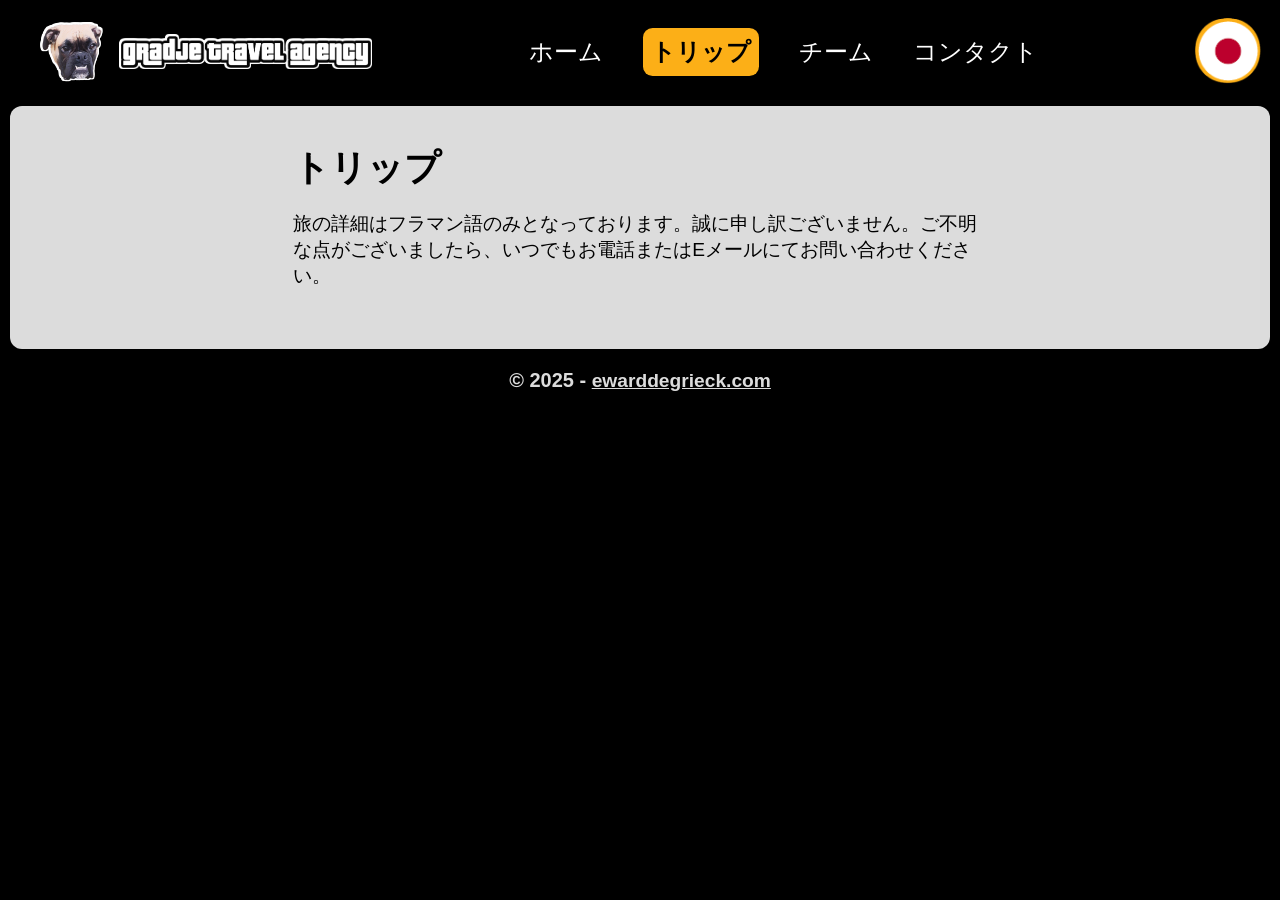
<file: jp/reizen.html>
<!DOCTYPE html>
<html lang="ja">
<head>
    <meta charset="UTF-8">
    <meta name="viewport" content="width=device-width, initial-scale=1.0">
    <title>Gradje Travel Agency - チーム</title>
    <link rel="stylesheet" href="../stylesheet.css">
    <script type="text/javascript" src="../dom.js" defer></script>
</head>
<body>
    <header>
        <div class="website-logo">
            <img class="white-border-small width-65" src="../img/gradje_logo.png" alt="gradje logo">
            <img class="white-border-small width-250" src="../img/gradje_travel_agency.png" alt="gradje travel agency symbool">
        </div>
        <nav>
            <div class="hamburger-menu">
                <span></span>
                <span></span>
                <span></span>
            </div>
            <ul>
                <li><a href="./index.html">ホーム</a></li>
                <li class="current-page"><a href="./reizen.html">トリップ</a></li>
                <li><a href="./team.html">チーム</a></li>
                <li><a href="./contact.html">コンタクト</a></li>
            </ul>
        </nav>
        <div class="language-option"><a href="../reizen.html"><img class="gold-border-small width-65" src="../img/japanese.png" alt="japanese flag"></a></div>
    </header>
    <main class="japanese">
        <div class="center">
            <section>
                <h2>トリップ</h2>
                <p>旅の詳細はフラマン語のみとなっております。誠に申し訳ございません。ご不明な点がございましたら、いつでもお電話またはEメールにてお問い合わせください。</p>
            </section>
        </div>
    </main>
    <footer>
        &copy; 2025 - <a href="https://www.ewarddegrieck.com" target="_blank">ewarddegrieck.com</a>
    </footer>
</body>
</html>
</file>
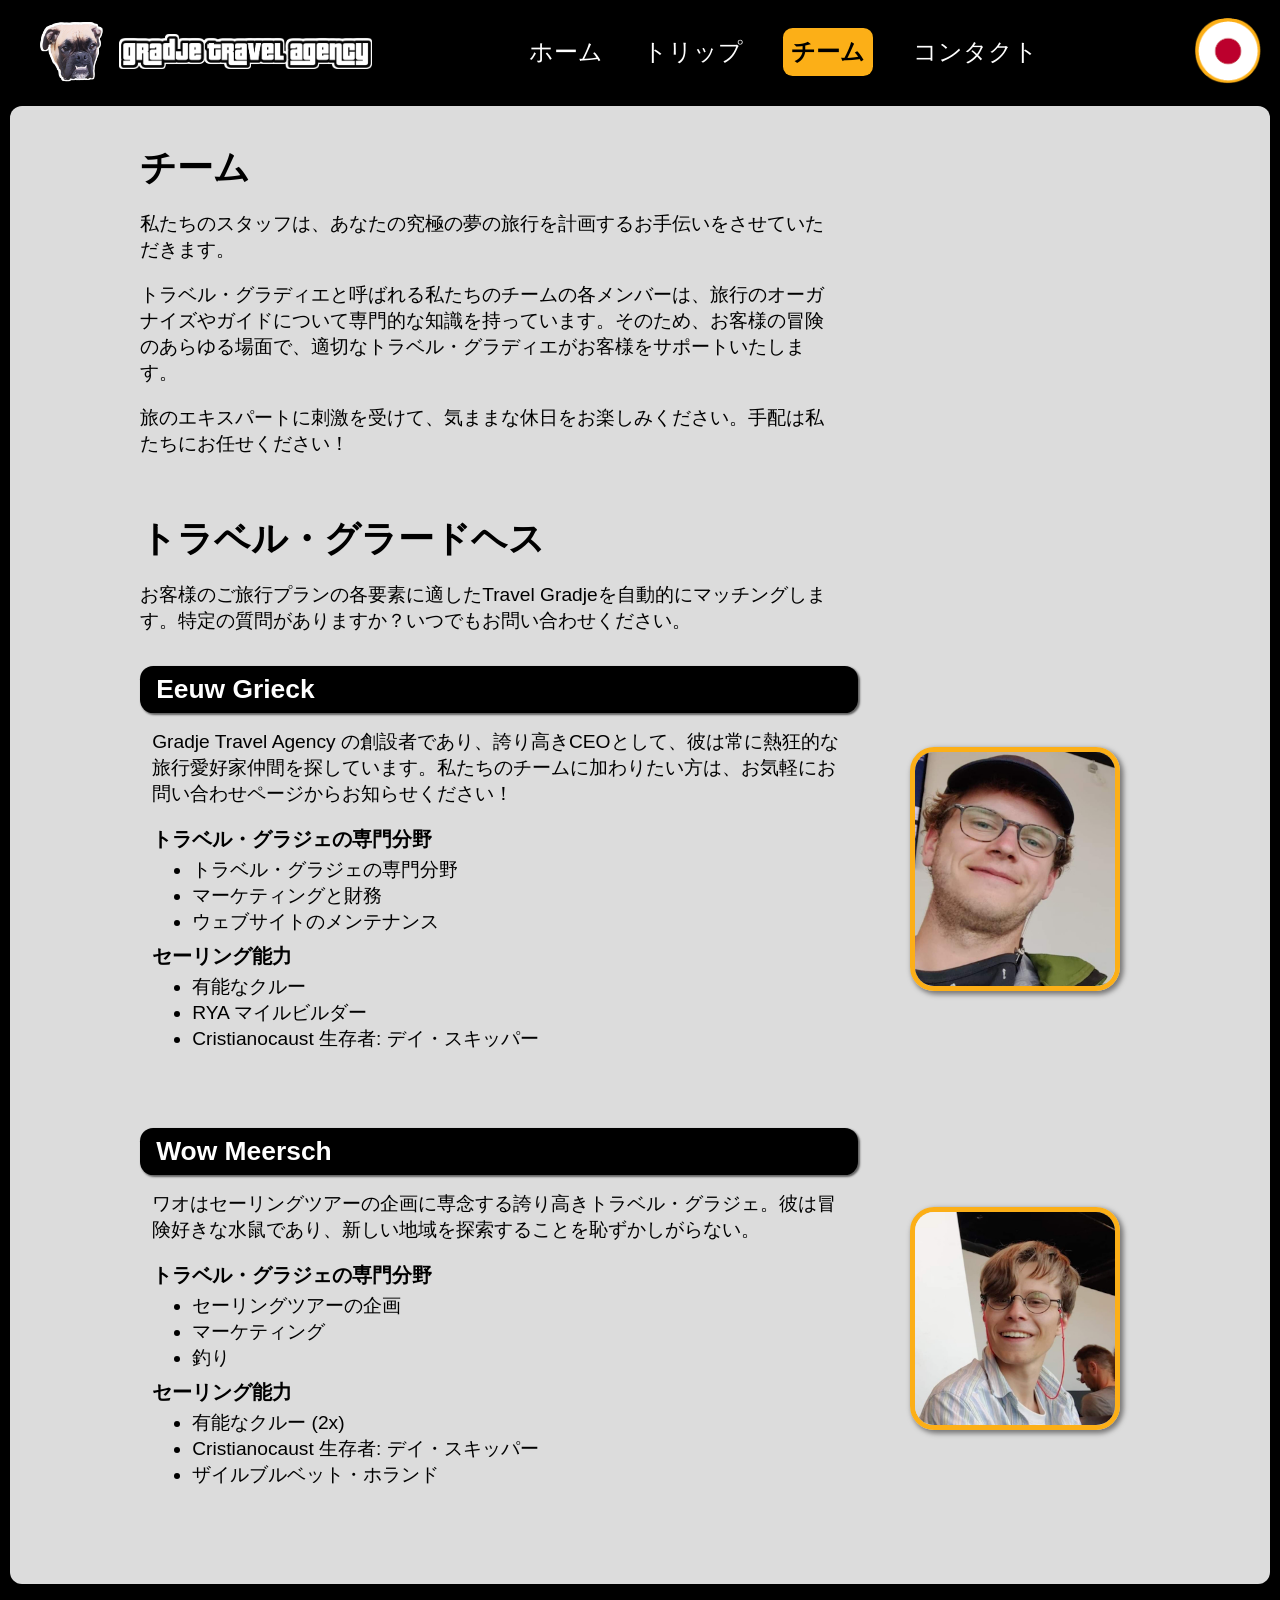
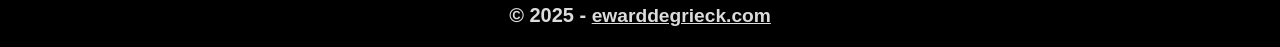
<file: jp/team.html>
<!DOCTYPE html>
<html lang="ja">
<head>
    <meta charset="UTF-8">
    <meta name="viewport" content="width=device-width, initial-scale=1.0">
    <title>Gradje Travel Agency - チーム</title>
    <link rel="stylesheet" href="../stylesheet.css">
    <script type="text/javascript" src="../dom.js" defer></script>
</head>
<body>
    <header>
        <div class="website-logo">
            <img class="white-border-small width-65" src="../img/gradje_logo.png" alt="gradje logo">
            <img class="white-border-small width-250" src="../img/gradje_travel_agency.png" alt="gradje travel agency symbool">
        </div>
        <nav>
            <div class="hamburger-menu">
                <span></span>
                <span></span>
                <span></span>
            </div>
            <ul>
                <li><a href="./index.html">ホーム</a></li>
                <li><a href="./reizen.html">トリップ</a></li>
                <li class="current-page"><a href="./team.html">チーム</a></li>
                <li><a href="./contact.html">コンタクト</a></li>
            </ul>
        </nav>
        <div class="language-option"><a href="../team.html"><img class="gold-border-small width-65" src="../img/japanese.png" alt="japanese flag"></a></div>
    </header>
    <main class="japanese">
        <div class="center">
            <section>
                <h2>チーム</h2>
                <p>私たちのスタッフは、あなたの究極の夢の旅行を計画するお手伝いをさせていただきます。</p>
                <p>トラベル・グラディエと呼ばれる私たちのチームの各メンバーは、旅行のオーガナイズやガイドについて専門的な知識を持っています。そのため、お客様の冒険のあらゆる場面で、適切なトラベル・グラディエがお客様をサポートいたします。</p>
                <p>旅のエキスパートに刺激を受けて、気ままな休日をお楽しみください。手配は私たちにお任せください！</p>
            </section>
            <section>
                <h2>トラベル・グラードヘス</h2>
                <p>お客様のご旅行プランの各要素に適したTravel Gradjeを自動的にマッチングします。特定の質問がありますか？いつでもお問い合わせください。</p>
                <article class="employee-info">
                    <div>
                        <h3>Eeuw Grieck</h3>
                        <div>
                            <p>Gradje Travel Agency の創設者であり、誇り高きCEOとして、彼は常に熱狂的な旅行愛好家仲間を探しています。私たちのチームに加わりたい方は、お気軽にお問い合わせページからお知らせください！</p>
                            <h4>トラベル・グラジェの専門分野</h4>
                            <ul>
                                <li>トラベル・グラジェの専門分野</li>
                                <li>マーケティングと財務</li>
                                <li>ウェブサイトのメンテナンス</li>
                            </ul>
                            <h4>セーリング能力</h4>
                            <ul>
                                <li>有能なクルー</li>
                                <li>RYA マイルビルダー</li>
                                <li>Cristianocaust 生存者: デイ・スキッパー</li>
                            </ul>
                        </div>
                    </div>
                    <figure><img src="../img/photo_eeuw.jpg" alt="photo Eeuw Grieck"></figure>
                </article>
                <article class="employee-info">
                    <div>
                        <h3>Wow Meersch</h3>
                        <div>
                            <p>ワオはセーリングツアーの企画に専念する誇り高きトラベル・グラジェ。彼は冒険好きな水鼠であり、新しい地域を探索することを恥ずかしがらない。</p>
                            <h4>トラベル・グラジェの専門分野</h4>
                            <ul>
                                <li>セーリングツアーの企画</li>
                                <li>マーケティング</li>
                                <li>釣り</li>
                            </ul>
                            <h4>セーリング能力</h4>
                            <ul>
                                <li>有能なクルー (2x)</li>
                                <li>Cristianocaust 生存者: デイ・スキッパー</li>
                                <li>ザイルブルベット・ホランド</li>
                            </ul>
                        </div>
                    </div>
                    <figure><img src="../img/photo_wow.jpg" alt="photo Wow Meersch"></figure>
                </article>
            </section>
        </div>
    </main>
    <footer>
        &copy; 2025 - <a href="https://www.ewarddegrieck.com" target="_blank">ewarddegrieck.com</a>
    </footer>
</body>
</html>
</file>
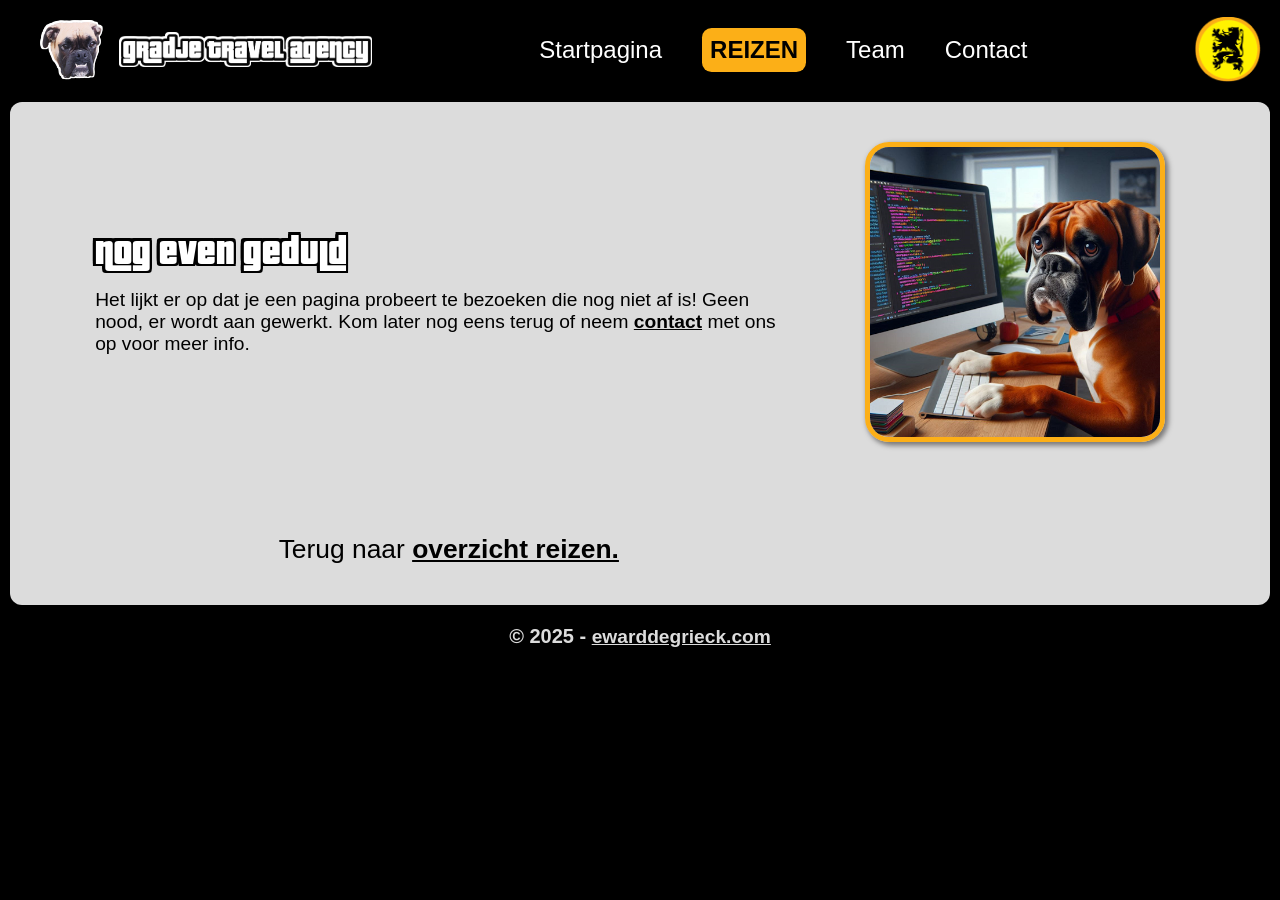
<file: reizen/fietsweekend.html>
<!DOCTYPE html>
<html lang="nl">
<head>
    <meta charset="UTF-8">
    <meta name="viewport" content="width=device-width, initial-scale=1.0">
    <title>Gradje Travel Agency - Fietsweekend</title>
    <link rel="stylesheet" href="../stylesheet.css">
    <script type="text/javascript" src="../dom.js" defer></script>
</head>
<body>
    <header>
        <div class="website-logo">
            <img class="white-border-small width-65" src="../img/gradje_logo.png" alt="gradje logo">
            <img class="white-border-small width-250" src="../img/gradje_travel_agency.png" alt="gradje travel agency symbool">
        </div>
        <nav>
            <div class="hamburger-menu">
                <span></span>
                <span></span>
                <span></span>
            </div>
            <ul>
                <li><a href="../index.html">Startpagina</a></li>
                <li class="current-page"><a href="../reizen.html">Reizen</a></li>
                <li><a href="../team.html">Team</a></li>
                <li><a href="../contact.html">Contact</a></li>
            </ul>
        </nav>
        <div class="language-option"><a href="../en/reizen.html"><img class="gold-border-small width-65" src="../img/vlaams.png" alt="vlaamse vlag"></a></div>
    </header>
    <main>
        <div class="center">
            <section class="img-right flex-container">
                <div>
                    <h2>Nog even geduld</h2>
                    <p>Het lijkt er op dat je een pagina probeert te bezoeken die nog niet af is! Geen nood, er wordt aan gewerkt. Kom later nog eens terug of neem <a href="../contact.html">contact</a> met ons op voor meer info.</p>
                </div>
                <figure><img src="../img/gradje_coding.jpg" alt="boxer dog coding"></figure>
            </section>
            <div class="go-back">
                <p class="center">Terug naar <a href="../reizen.html">overzicht&nbsp;reizen.</a></p>
            </div>
        </div>
    </main>
    <footer>
        &copy; 2025 - <a href="https://www.ewarddegrieck.com" target="_blank">ewarddegrieck.com</a>
    </footer>
</body>
</html>
</file>
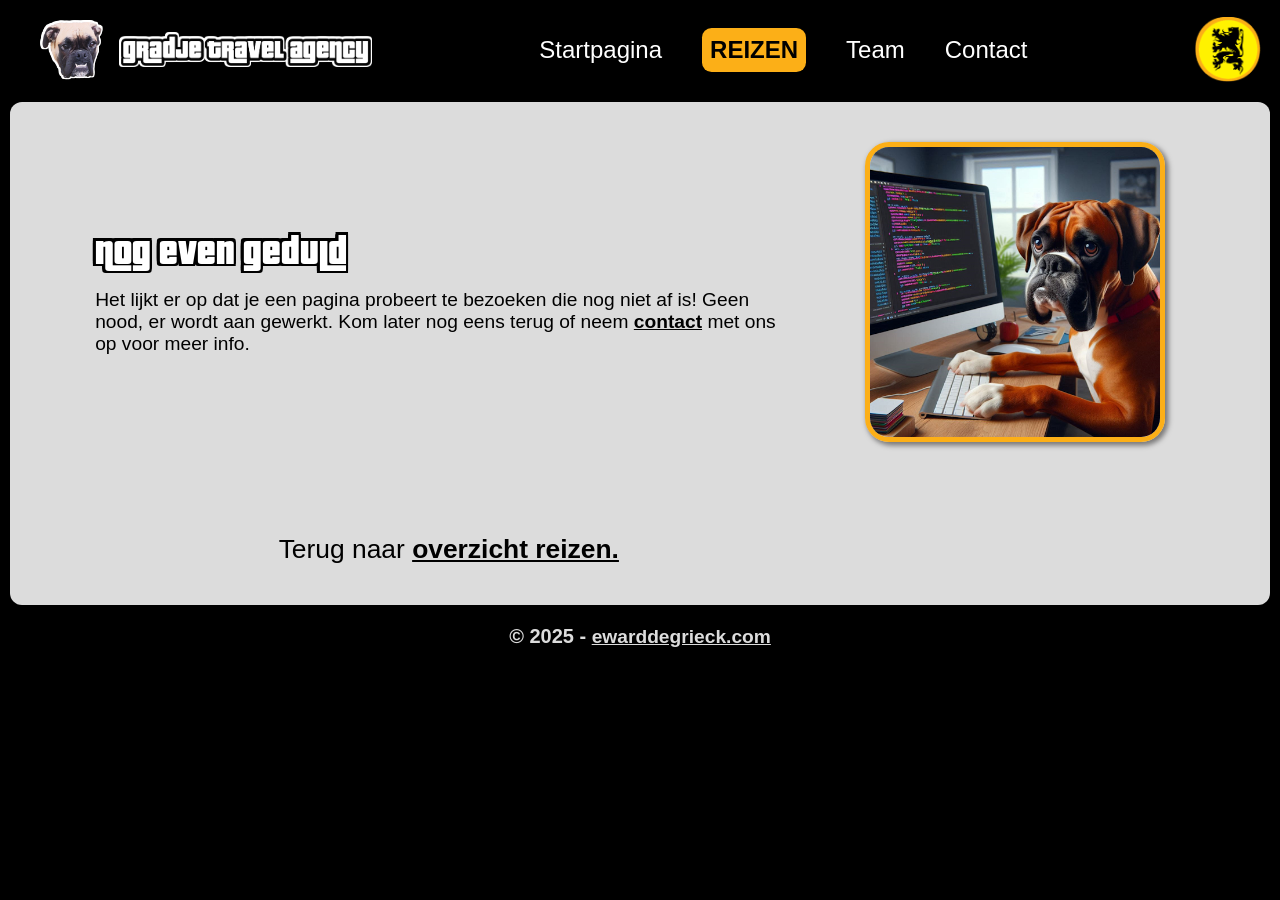
<file: reizen/zeilreis.html>
<!DOCTYPE html>
<html lang="nl">
<head>
    <meta charset="UTF-8">
    <meta name="viewport" content="width=device-width, initial-scale=1.0">
    <title>Gradje Travel Agency - Zeilreis</title>
    <link rel="stylesheet" href="../stylesheet.css">
    <script type="text/javascript" src="../dom.js" defer></script>
</head>
<body>
    <header>
        <div class="website-logo">
            <img class="white-border-small width-65" src="../img/gradje_logo.png" alt="gradje logo">
            <img class="white-border-small width-250" src="../img/gradje_travel_agency.png" alt="gradje travel agency symbool">
        </div>
        <nav>
            <div class="hamburger-menu">
                <span></span>
                <span></span>
                <span></span>
            </div>
            <ul>
                <li><a href="../index.html">Startpagina</a></li>
                <li class="current-page"><a href="../reizen.html">Reizen</a></li>
                <li><a href="../team.html">Team</a></li>
                <li><a href="../contact.html">Contact</a></li>
            </ul>
        </nav>
        <div class="language-option"><a href="../en/reizen.html"><img class="gold-border-small width-65" src="../img/vlaams.png" alt="vlaamse vlag"></a></div>
    </header>
    <main>
        <div class="center">
            <section class="img-right flex-container">
                <div>
                    <h2>Nog even geduld</h2>
                    <p>Het lijkt er op dat je een pagina probeert te bezoeken die nog niet af is! Geen nood, er wordt aan gewerkt. Kom later nog eens terug of neem <a href="../contact.html">contact</a> met ons op voor meer info.</p>
                </div>
                <figure><img src="../img/gradje_coding.jpg" alt="boxer dog coding"></figure>
            </section>
            <div class="go-back">
                <p class="center">Terug naar <a href="../reizen.html">overzicht&nbsp;reizen.</a></p>
            </div>
        </div>
    </main>
    <footer>
        &copy; 2025 - <a href="https://www.ewarddegrieck.com" target="_blank">ewarddegrieck.com</a>
    </footer>
</body>
</html>
</file>
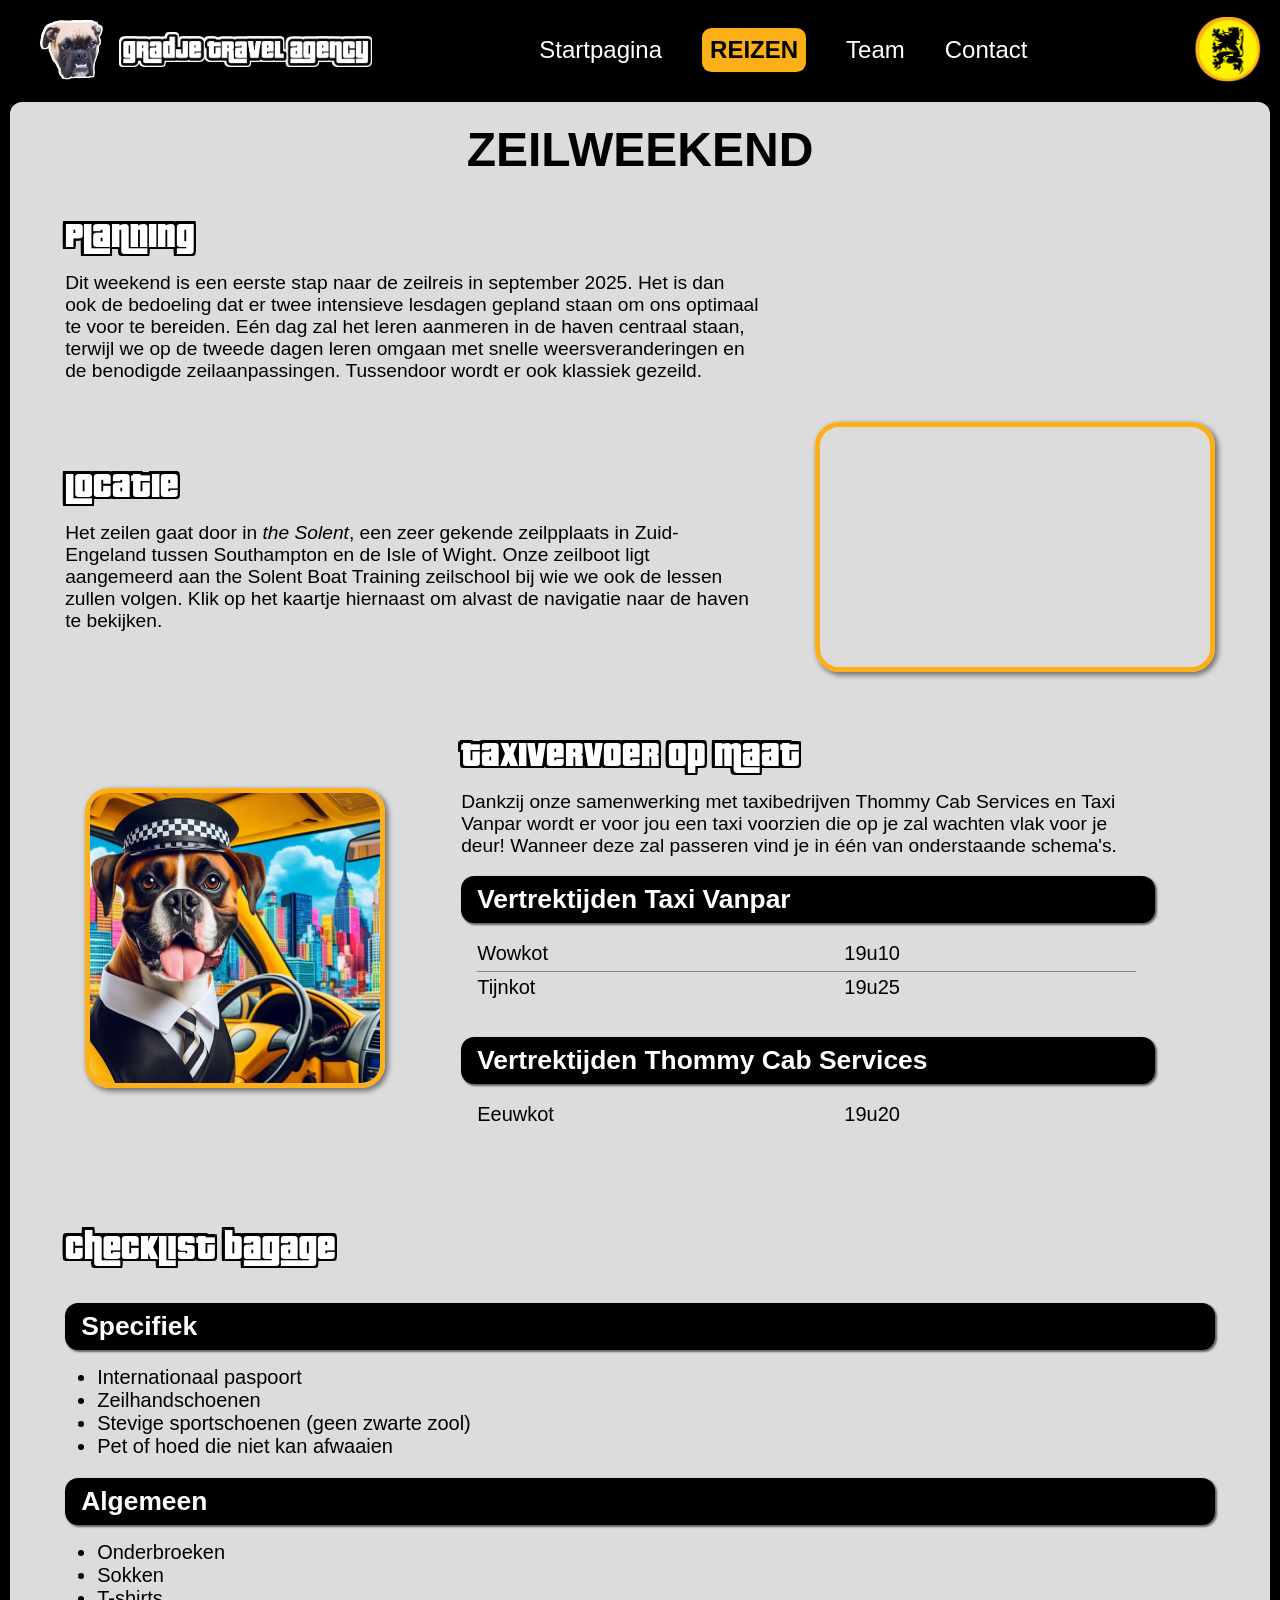
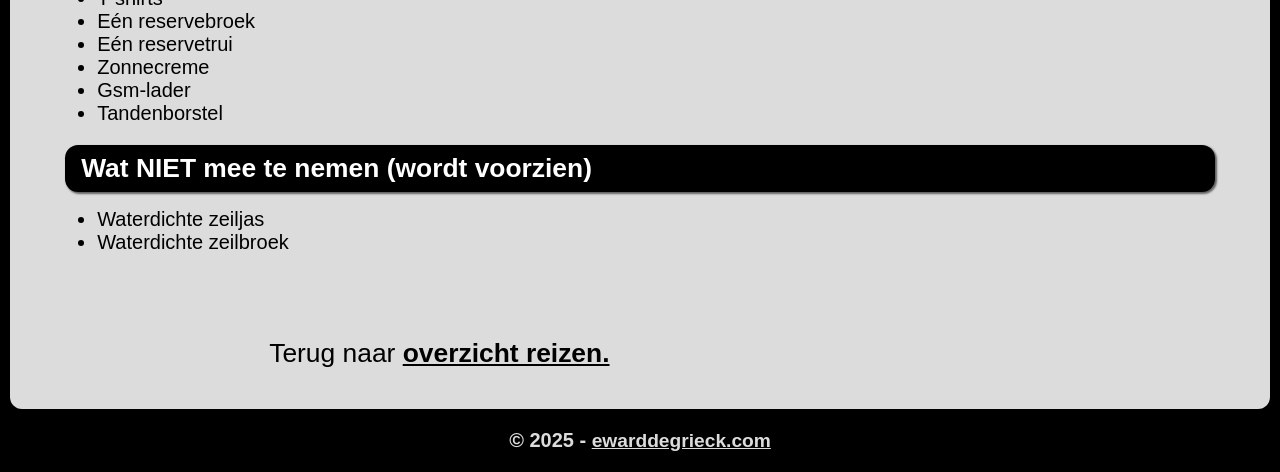
<file: reizen/zeilweekend.html>
<!DOCTYPE html>
<html lang="nl">
<head>
    <meta charset="UTF-8">
    <meta name="viewport" content="width=device-width, initial-scale=1.0">
    <title>Gradje Travel Agency - Zeilweekend</title>
    <link rel="stylesheet" href="../stylesheet.css">
    <script type="text/javascript" src="../dom.js" defer></script>
</head>
<body>
    <header>
        <div class="website-logo">
            <img class="white-border-small width-65" src="../img/gradje_logo.png" alt="gradje logo">
            <img class="white-border-small width-250" src="../img/gradje_travel_agency.png" alt="gradje travel agency symbool">
        </div>
        <nav>
            <div class="hamburger-menu">
                <span></span>
                <span></span>
                <span></span>
            </div>
            <ul>
                <li><a href="../index.html">Startpagina</a></li>
                <li class="current-page"><a href="../reizen.html">Reizen</a></li>
                <li><a href="../team.html">Team</a></li>
                <li><a href="../contact.html">Contact</a></li>
            </ul>
        </nav>
        <div class="language-option"><a href="../en/reizen.html"><img class="gold-border-small width-65" src="../img/vlaams.png" alt="vlaamse vlag"></a></div>
    </header>
    <main>
        <div class="center">
            <h1>Zeilweekend</h1>
            <section>
                <h2>Planning</h2>    
                <p>Dit weekend is een eerste stap naar de zeilreis in september 2025. Het is dan ook de bedoeling dat er twee intensieve lesdagen gepland staan om ons optimaal te voor te bereiden. Eén dag zal het leren aanmeren in de haven centraal staan, terwijl we op de tweede dagen leren omgaan met snelle weersveranderingen en de benodigde zeilaanpassingen. Tussendoor wordt er ook klassiek gezeild.</p>
            </section>
            <section class="img-right flex-container">
                <div>
                    <h2>Locatie</h2>
                    <p>Het zeilen gaat door in <em>the Solent</em>, een zeer gekende zeilpplaats in Zuid-Engeland tussen Southampton en de Isle of Wight. Onze zeilboot ligt aangemeerd aan the Solent Boat Training zeilschool bij wie we ook de lessen zullen volgen. Klik op het kaartje hiernaast om alvast de navigatie naar de haven te bekijken.</p>                
                </div>
                <iframe src="https://www.google.com/maps/embed?pb=!1m18!1m12!1m3!1d2515.7329864317776!2d-1.381949823129817!3d50.91015657168365!2m3!1f0!2f0!3f0!3m2!1i1024!2i768!4f13.1!3m3!1m2!1s0x487471345dd57b91%3A0x2ff5df6a8a6f4d67!2sSolent%20Boat%20Training!5e0!3m2!1snl!2sbe!4v1746356369020!5m2!1snl!2sbe" allowfullscreen="" loading="lazy" referrerpolicy="no-referrer-when-downgrade"></iframe>
            </section>
            <section class="img-left flex-container">
                <figure><img src="../img/boxer_taxi.jpg" alt="boxer dog driving a taxi"></figure>
                <div>
                    <h2>Taxivervoer op maat</h2>
                    <p>Dankzij onze samenwerking met taxibedrijven Thommy Cab Services en Taxi Vanpar wordt er voor jou een taxi voorzien die op je zal wachten vlak voor je deur! Wanneer deze zal passeren vind je in één van onderstaande schema's.</p>
                    <h3> Vertrektijden Taxi Vanpar</h3>
                    <table>
                        <tr>
                            <td>Wowkot</td>
                            <td>19u10</td>
                        </tr>
                        <tr>
                            <td>Tijnkot</td>
                            <td>19u25</td>
                        </tr>                        
                    </table>
                    <h3>Vertrektijden Thommy Cab Services</h3>
                    <table>
                        <tr>
                            <td>Eeuwkot</td>
                            <td>19u20</td>
                        </tr>                        
                    </table>
                </div>
            </section>
            <section>
                <h2>Checklist bagage</h2>
                <p></p>
                <h3>Specifiek</h3>
                <ul class="checklist">
                    <li>Internationaal paspoort</li>
                    <li>Zeilhandschoenen</li>
                    <li>Stevige sportschoenen (geen zwarte zool)</li>
                    <li>Pet of hoed die niet kan afwaaien</li>
                </ul>
                <h3>Algemeen</h3>
                <ul class="checklist">
                    <li>Onderbroeken</li>
                    <li>Sokken</li>
                    <li>T-shirts</li>
                    <li>Eén reservebroek</li>
                    <li>Eén reservetrui</li>
                    <li>Zonnecreme</li>
                    <li>Gsm-lader</li>
                    <li>Tandenborstel</li>
                </ul>
                <h3>Wat NIET mee te nemen (wordt voorzien)</h3>
                <ul class="checklist">
                    <li>Waterdichte zeiljas</li>
                    <li>Waterdichte zeilbroek</li>
                </ul>
            </section>
            <div class="go-back">
                <p class="center">Terug naar <a href="../reizen.html">overzicht&nbsp;reizen.</a></p>
            </div>
        </div>
    </main>
    <footer>
        &copy; 2025 - <a href="https://www.ewarddegrieck.com" target="_blank">ewarddegrieck.com</a>
    </footer>
</body>
</html>
</file>
<file: stylesheet.css>
@font-face {
    font-family: 'GTA';
    src: url('./fonts/pricedown\ bl.otf') format('opentype');
    font-weight: normal;
    font-style: normal;
}

@font-face {
    font-family: "Chalet-LondonNineteenSixty";
    src: url("https://db.onlinewebfonts.com/t/8ae90d1880a9e9a51d7810be9fe6f49e.eot");
    src: url("https://db.onlinewebfonts.com/t/8ae90d1880a9e9a51d7810be9fe6f49e.eot?#iefix")format("embedded-opentype"),
    url("https://db.onlinewebfonts.com/t/8ae90d1880a9e9a51d7810be9fe6f49e.woff2")format("woff2"),
    url("https://db.onlinewebfonts.com/t/8ae90d1880a9e9a51d7810be9fe6f49e.woff")format("woff"),
    url("https://db.onlinewebfonts.com/t/8ae90d1880a9e9a51d7810be9fe6f49e.ttf")format("truetype"),
    url("https://db.onlinewebfonts.com/t/8ae90d1880a9e9a51d7810be9fe6f49e.svg#Chalet-LondonNineteenSixty")format("svg");
}

@font-face {
    font-family: "Pricedown V2";
    src: url("https://db.onlinewebfonts.com/t/a7600f3ef906b725df694b7e08952f06.eot");
    src: url("https://db.onlinewebfonts.com/t/a7600f3ef906b725df694b7e08952f06.eot?#iefix")format("embedded-opentype"),
    url("https://db.onlinewebfonts.com/t/a7600f3ef906b725df694b7e08952f06.woff2")format("woff2"),
    url("https://db.onlinewebfonts.com/t/a7600f3ef906b725df694b7e08952f06.woff")format("woff"),
    url("https://db.onlinewebfonts.com/t/a7600f3ef906b725df694b7e08952f06.ttf")format("truetype"),
    url("https://db.onlinewebfonts.com/t/a7600f3ef906b725df694b7e08952f06.svg#Pricedown V2")format("svg");
}

:root {
    --color-gta-gold: rgb(252,175,23);
    --color-broken-white: #DCDCDC;

    --img-shadow: 2.5px 2.5px 5px 1px rgb(121, 120, 120); 
    --subtle-shadow: 1.5px 1.5px 2px 0.5px rgb(97, 97, 97); 

    --title-font: 'GTA', sans-serif;
    --text-font: "Chalet-LondonNineteenSixty", sans-serif;
}

* {
    margin: 0;
    font-family: sans-serif;
    box-sizing: border-box;
}

/* default elements */
img, iframe {
    display: block;
    max-width: 100%;
    height: auto;
}

img {
    width: 300px;
}

iframe {
    width: 400px;
    height: 250px;
}

a {
    color: inherit;
}

main a {
    font-weight: 600;
}

header a {
    text-decoration: none;
}

main a:hover, footer a:hover {
    text-decoration: none;
    padding-bottom: 0.05em;
    border-bottom: 3px solid;
    transition: 0.15s ease;
}

main {
    background-color: var(--color-broken-white);
    margin: 0.6em;
    border-radius: 0.75em;

    display: flex;
    flex-direction: column;
    align-items: flex-start;
}

main > * {
    margin: 1.5rem;
}

main p {
    margin-bottom: 1.2rem;
}

body {
    background-color: #000;
}

.white-border-small {
    filter: drop-shadow(1.5px 0 0 #fff) 
            drop-shadow(0 1.5px 0 #fff)
            drop-shadow(-1.5px 0 0 #fff) 
            drop-shadow(0 -1.5px 0 #fff)
}

.gold-border-small {
    filter: drop-shadow(2.5px 0 0 var(--color-gta-gold)) 
            drop-shadow(0 2.5px 0 var(--color-gta-gold))
            drop-shadow(-2.5px 0 0 var(--color-gta-gold)) 
            drop-shadow(0 -2.5px 0 var(--color-gta-gold))
}

.width-50 {
    max-width: 65px;
}

.width-65 {
    max-width: 65px;
}

.width-250 {
    max-width: 250px;
}

.inactive {
    display: none;
}

.center {
    margin: auto;
    padding: 1.25rem;
}

/* typography */
h1 {
    padding-bottom: 1rem;
    text-align: center;
    font-size: 3rem;
    text-transform: uppercase;
}

h2 {
    padding: 0.5em 0;
    font-family: var(--title-font);
    color: #fff;
    font-weight: 100;
    font-size: 2.25rem;
    filter: drop-shadow(2.75px 0 0 #000) 
            drop-shadow(0 2.75px 0 #000)
            drop-shadow(-2.75px 0 0 #000) 
            drop-shadow(0 -2.75px 0 #000);
}

.japanese h2 {
    color: #000;
    filter: none;
    font-weight: 600;
}

h3 {
    font-family: var(--text-font);
    color: #fff;
    background-color: #000;
    font-size: 1.65rem;
    padding: 0.5rem;
    padding-left: 1rem;
    border-radius: 0.5em;
    margin-bottom: 0.25rem;
    box-shadow: var(--subtle-shadow);
}

h3 + * {
    padding: 0.75rem;
}

h4 {
    font-size: 1.25rem;
    padding-bottom: 0.25rem;
    font-family: var(--text-font);
}

p, li, a {
    font-family: var(--text-font);
    font-size: 1.2rem;
}

.go-back p, .go-back a {
    padding-top: 2rem;
    font-size: 1.65rem;
}

.go-back {
    margin-left: 15%;
}

/* header and navigation */
header {
    background-color: #000;
    color: #fff;
    justify-content: space-between;
    padding: 0.5em 0.7em 0 2em;
}

header, .website-logo {
    display: flex;
    align-items: center;
}

.website-logo {
    gap: 1em;
}

.website-logo, .language-option {
    margin: 0.5rem;
}

nav a {
    display: inline-block;
    font-size: 1.5rem;
}

.current-page, nav li:hover {
    background-color: var(--color-gta-gold);
    color: #000;
    padding: 0.5rem;
    border-radius: 0.5em;
    font-weight: 900;
    text-transform: uppercase;
}

nav li:hover {
    opacity: 0.95;
    transition: 0.5s ease;
}

nav ul {
    display: flex;
    list-style: none;
    gap: 2.5em;
    align-items: baseline;
    padding: 1.25em;
}

.current-page {
    font-weight: 900;
}

a img:hover {
    transition: 0.5s ease;
    opacity: 0.8;
} 

@media (width < 70rem) {
    nav ul {
        flex-direction: column;
        position: fixed;
        background-color: #000;
        width: 100%;
        top: 1;
        left: 100vw;
        z-index: 1;
        margin-top: 1rem;
        padding: 3rem 0;
        visibility: hidden;
        box-shadow: 0px 12px 6px -6px rgb(100,100,100);
    }

    nav li {
        margin-left: 2em;
    }

    .hamburger-menu {
        height: 55px;
        width: 55px;
        position: relative;
        z-index: 2;
    }

    .hamburger-menu span {
        height: 6px;
        width: 90%;
        background-color: var(--color-broken-white);
        border-radius: 25px;
        position: absolute;
        top: 50%;
        left: 50%;
        transform: translate(-50%, -50%);
        transition: 0.3s ease;
        margin: 0 5px;
    }

    .hamburger-menu span:nth-child(1) {
        top: 25%;
    }    

    .hamburger-menu span:nth-child(3) {
        top: 75%;
    }  

    .hamburger-menu:hover {
        cursor: pointer;
        transition: 0.5s ease;
    }

    .hamburger-menu.active {
        transform: translate(-150%, 10%);
    }

    .hamburger-menu.active span:nth-child(1) {
        top: 50%;
        transform: translate(-50%, -50%) rotate(45deg);
    }

    .hamburger-menu.active span:nth-child(2) {
        opacity: 0;
    }

    .hamburger-menu.active span:nth-child(3) {
        top: 50%;
        transform: translate(-50%, -50%) rotate(-45deg); 
    }

    nav ul.active {
        visibility: visible;
        transition: 0.5s ease;
        left: 0;
    }

    .disable-scrolling {
        height: 100%;
        overflow-y: hidden;
    }
}

@media (width < 40rem) {
    nav ul {
        margin-top: 0;
    }

    header {
        display: grid;
        grid-template-columns: repeat(2, 1fr);
        padding-top: 1em; 
    }

    .website-logo {
        grid-row: 1;
        grid-column: 1/3;
        justify-self: center;
    }

    nav {
        grid-row: 2;
        grid-column: 1;
        justify-self: center;
    }

    .language-option {
        grid-row: 2;
        grid-column: 2;
        justify-self: center;
    }
}

/* main */
.flex-container {
    display: flex;
    gap: 3.5em;
}

.flex-container > * {
    align-self: center;
}

main p {
    max-width: 65ch;
}

main img, main iframe {
    border: solid 5px var(--color-gta-gold);
    border-radius: 1.5em;
    box-shadow: var(--img-shadow);
}

main figure {
    padding: 1.25em;
}

main ul {
    margin-bottom: 0.5rem;
}

main section {
    margin-bottom: 2.5rem;
}

@media (width < 58rem) {
    .flex-container {
        gap: 0.5em;
    }

    .img-right {
        flex-direction: column;
        padding-bottom: 1rem;
    }

    .img-left {
        flex-direction: column-reverse;
        padding-bottom: 1rem;
    }
}

/* reizen */
article.employee-info {
    display: flex;
    flex-direction: row;
    gap: 2rem;
    margin: 2rem 0 3.5rem 0;
}

article.employee-info figure{
    max-width: 250px;
    align-self: center;
}

.employee-info ul {
    font-size: 1.15rem;
}

@media (width < 900px) {
    article.employee-info {
        flex-direction: column;
        gap: 0;
    }
}

/* deelpagina reizen */
ul.checklist {
    padding-left: 2rem;
}

.checklist li {
    font-size: 1.25em;
}

/* contact */
table {
    margin: 1rem;
    font-size: 1.25rem;
    width: 95%;
    border-collapse: collapse;
    margin-bottom: 2rem;
}

tr {
    border-bottom: 1px solid #838383;
}

td {
    padding: 0.2rem 0 0.4rem 0;
}

@media (width > 58rem) {
    tr td:first-child {
        max-width: 70px;
    }
}

@media (width <= 58rem) {
    tr td:first-child {
        min-width: 40px;
    }
}

tr:last-child {
    border: none;
}

/* footer */
footer {
    color: var(--color-broken-white);
    text-align: center;
    font-weight: 600;
    font-size: 1.25em;
    margin: 1em;
}
</file>
<file: style-travel-grid.css>
@import "./stylesheet.css";

/* grid */
.travel-grid {
    padding-top: 1.75em;
    display: grid;
    gap: 2.5em;
    place-items: center;
    grid-template-columns: repeat(1, 1fr);
}

@media (width > 45rem) {
    .travel-grid {
        grid-template-columns: repeat(2, 1fr);
    }
}
@media (width > 70rem) {
    .travel-grid {
        grid-template-columns: repeat(3, 1fr);
    }
}

/* article element, wrapped inside a hyperlink */
.travel-grid article {
    min-height: 550px;
    display: flex;
    flex-direction: column;
    max-width: 375px;
    background-color: white;
    border-radius: 1.5em;
    border: solid 5px var(--color-gta-gold);
    box-shadow: var(--img-shadow);
}

.travel-grid article:hover {
    transform: scale(1.05);
    transition: 0.5s ease;
}

.travel-grid a {
    text-decoration: none;
}

.travel-grid a:hover {
    border: 0;
}

/* title */
.travel-grid h3 {
    font-size: 1.5em;
    padding: 1rem 0 0 2rem;
    color: #000;
    background-color: transparent;
    box-shadow: none;
}

/* figure and image */
.travel-grid img {
    padding: 0 0.5rem;
    box-shadow: none;
    border: none;
    border-radius: 0;
}

.travel-grid figure {
    text-align: center;
    padding-top: 0.5rem;
}

.travel-grid figure img {
    border-radius: 25px;
}

.travel-grid img:hover {
    opacity: 1;
}

.travel-grid p img {
    max-width: 50px;
    border-radius: 0;
}

/* paragraphs */
.travel-grid p {
    margin: 0 0 0.5rem 7.5%;
    padding-top: 0.75rem;
    padding-left: 1rem;
}

.travel-grid p:first-of-type {
    padding: 0;
    display: flex;
    justify-content: center;
    margin-left: 0;
    text-transform: uppercase;
}

.travel-grid p:last-of-type {
    font-size: 1.15em;
    padding: 0;
    margin-top: auto;
    margin-bottom: 1rem;
    align-self: center;
}

.travel-grid p.green {
    color: rgb(0, 160, 0);
}

.travel-grid p.red {
    color: rgb(200, 0, 0);
}
</file>
